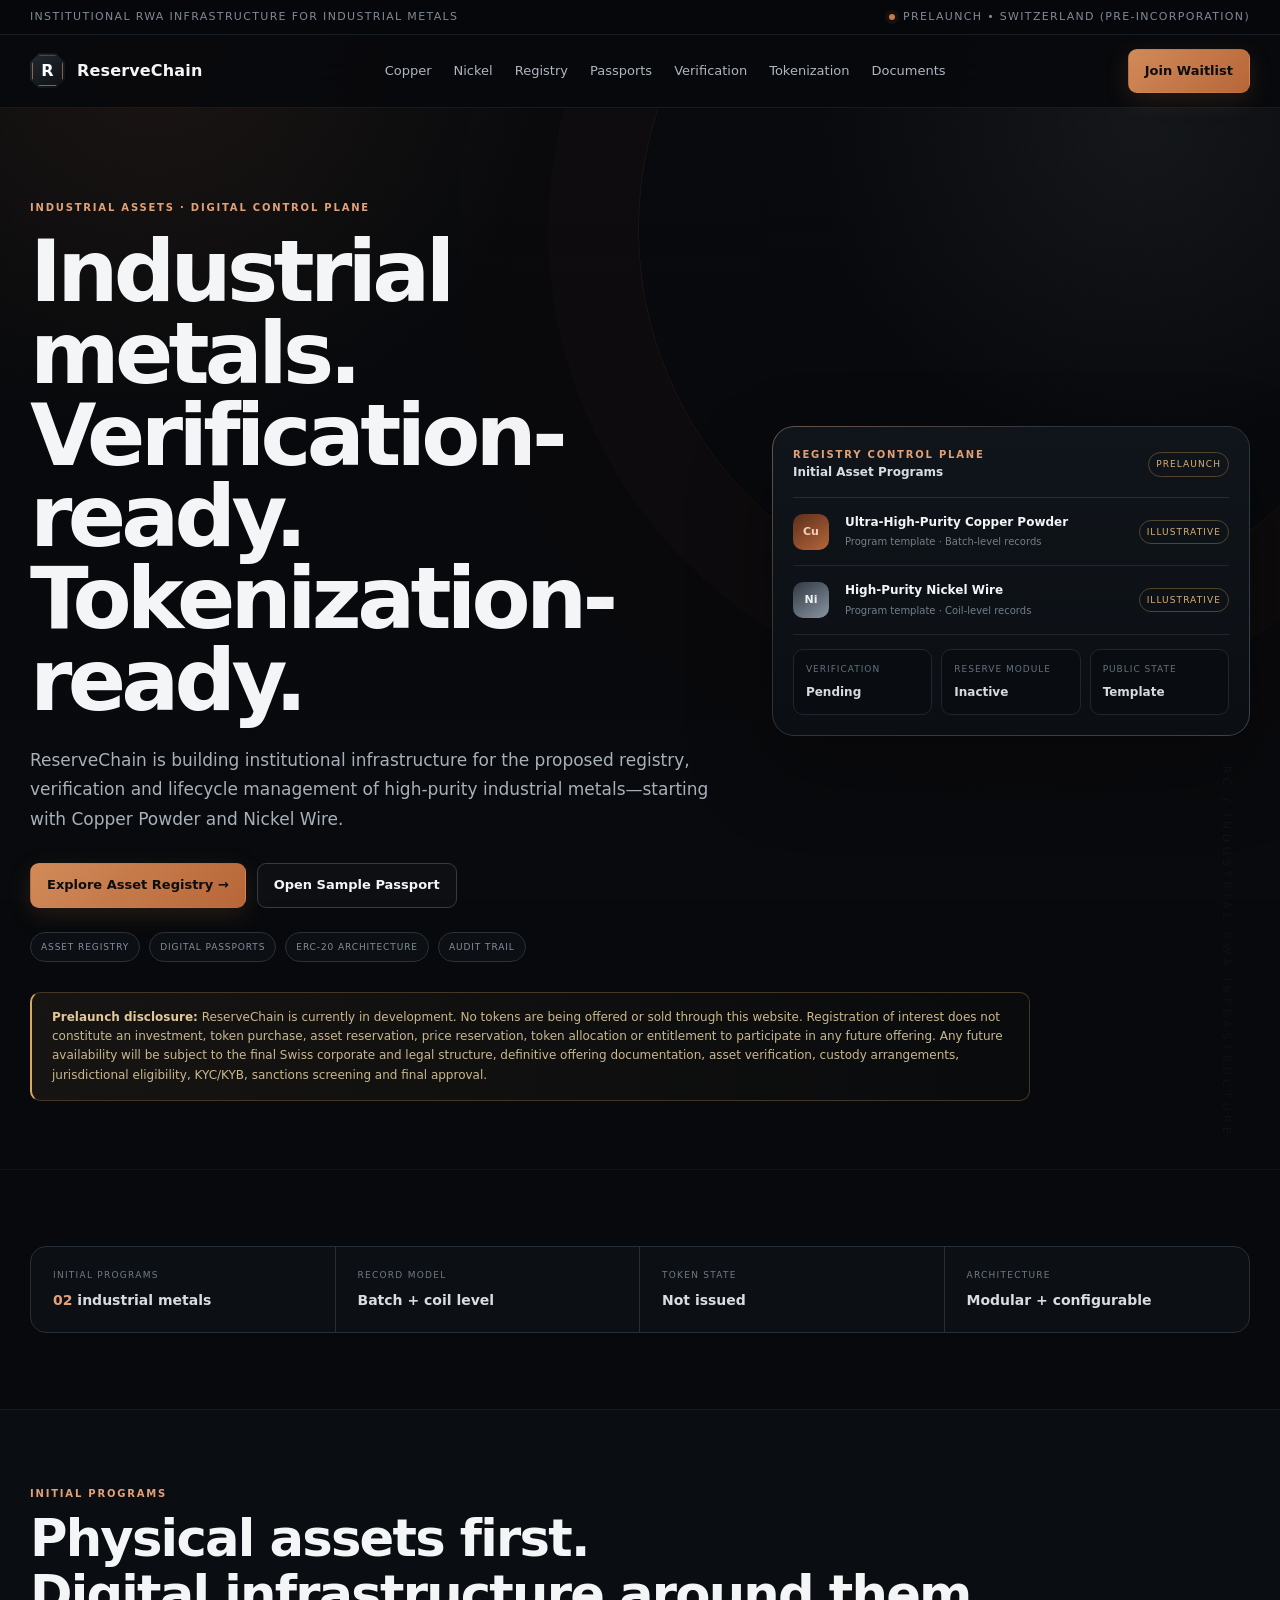
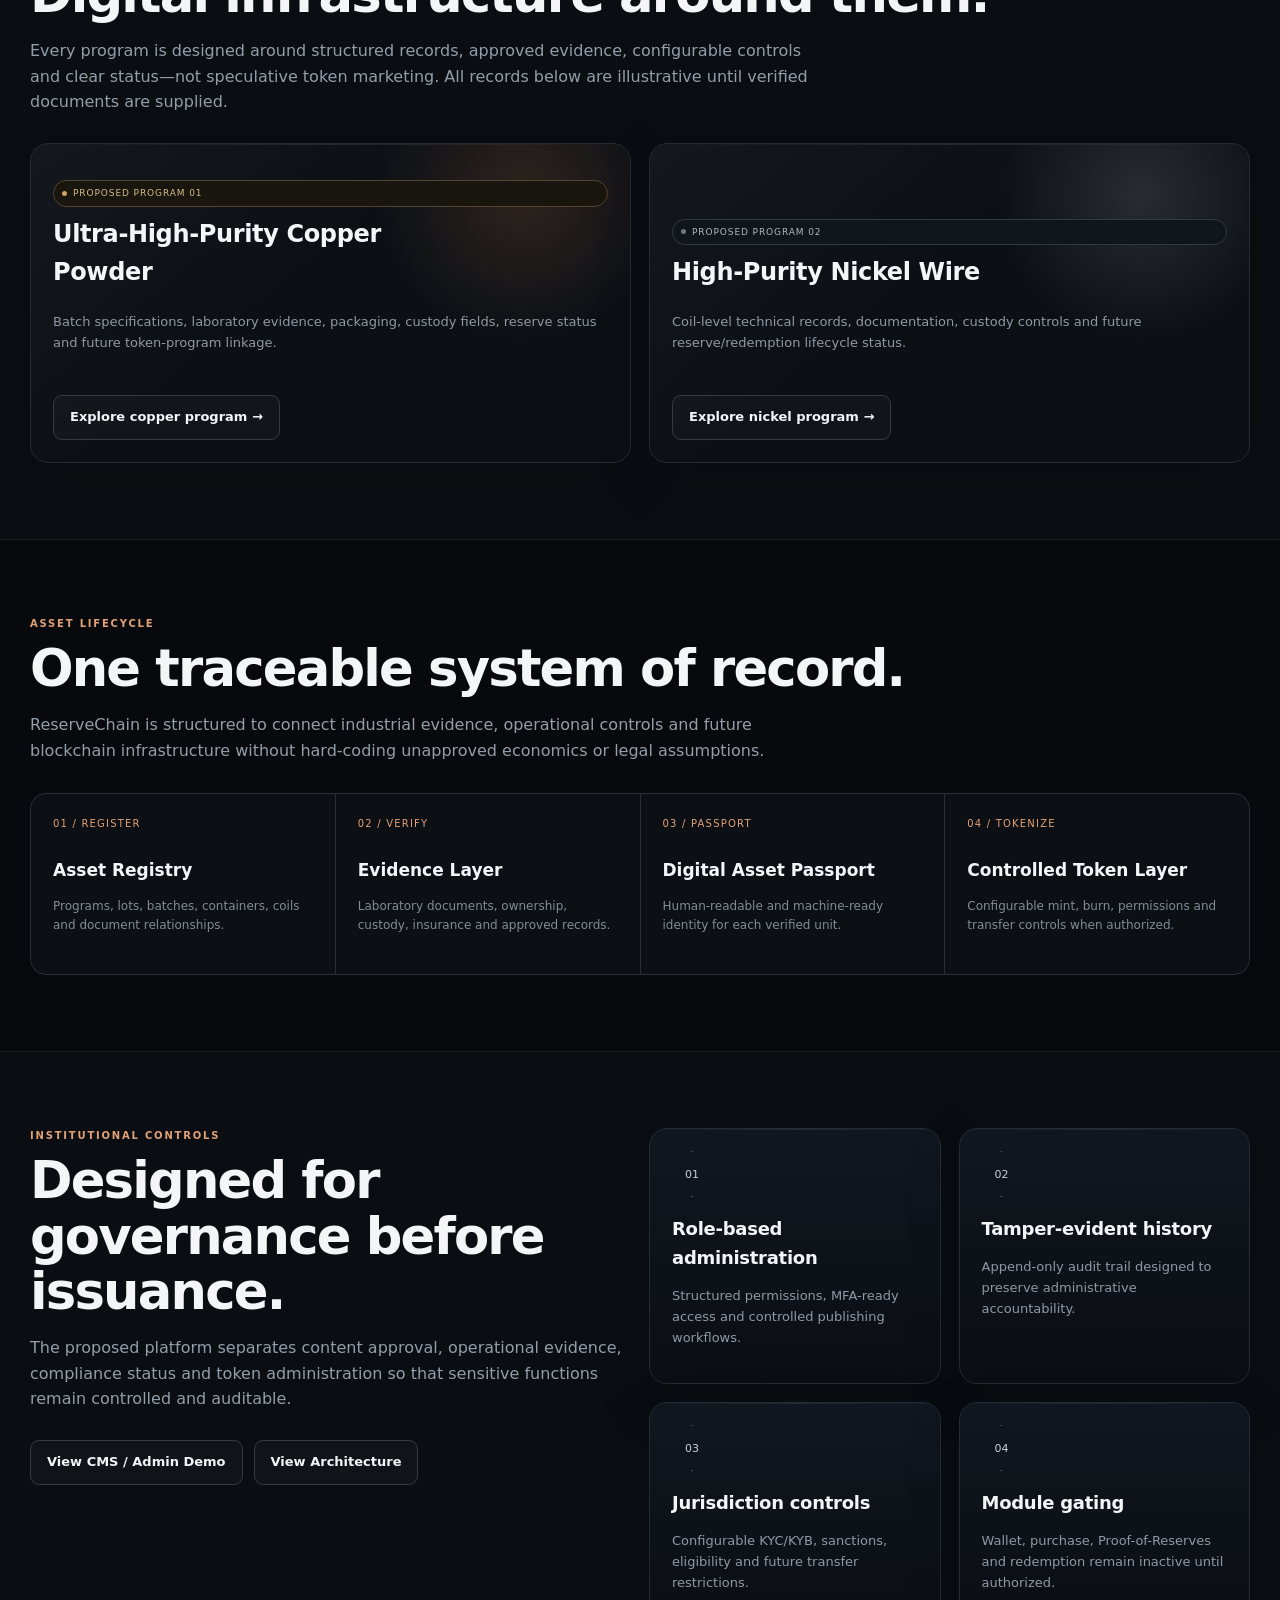
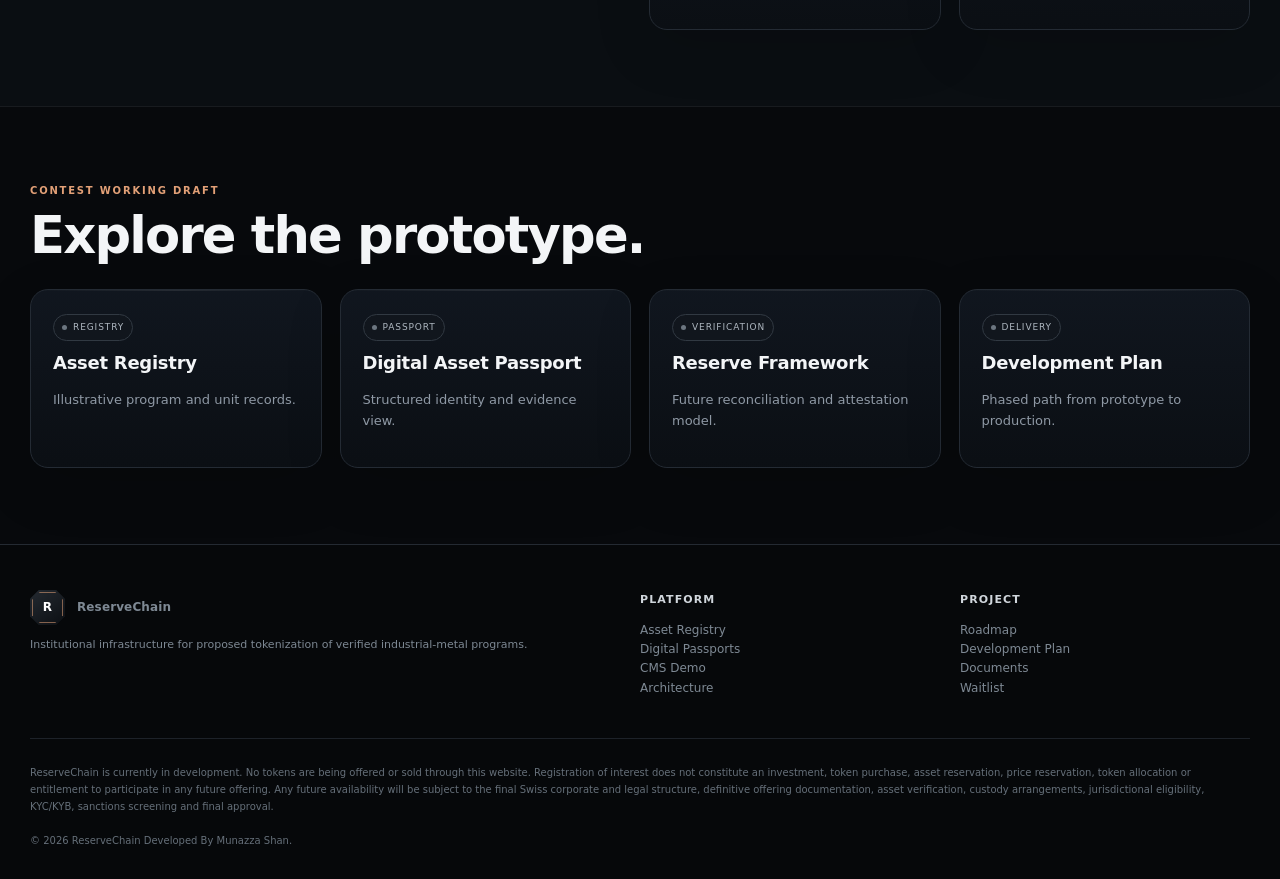
<file: index.html>
<!doctype html>
<html lang="en">
<head>
<meta charset="utf-8"><meta name="viewport" content="width=device-width,initial-scale=1">
<title>ReserveChain | Institutional Industrial-Metal RWA Infrastructure</title>
<meta name="description" content="ReserveChain institutional industrial-metal tokenization platform prototype for verified Copper Powder and Nickel Wire programs.">
<link rel="stylesheet" href="style.css"></head>
<body>
<div class="topbar"><div class="container"><span>Institutional RWA infrastructure for industrial metals</span><span>Prelaunch • Switzerland (pre-incorporation)</span></div></div>
<nav class="nav"><div class="container navin"><a class="brand" href="index.html"><span class="mark">R</span><span>ReserveChain</span></a><div class="links"><a href="copper.html">Copper</a><a href="nickel.html">Nickel</a><a href="registry.html">Registry</a><a href="passport.html">Passports</a><a href="verification.html">Verification</a><a href="tokenization.html">Tokenization</a><a href="documents.html">Documents</a></div><a class="btn primary" href="waitlist.html">Join Waitlist</a></div></nav>
<header class="hero"><div class="container hero-split"><div><div class="eyebrow">Industrial assets · Digital control plane</div><h1>Industrial metals.<br>Verification-ready.<br>Tokenization-ready.</h1><p>ReserveChain is building institutional infrastructure for the proposed registry, verification and lifecycle management of high-purity industrial metals—starting with Copper Powder and Nickel Wire.</p><div class="actions"><a class="btn primary" href="registry.html">Explore Asset Registry →</a><a class="btn ghost" href="passport.html">Open Sample Passport</a></div><div class="feature-strip"><span class="feature-pill">Asset Registry</span><span class="feature-pill">Digital Passports</span><span class="feature-pill">ERC-20 Architecture</span><span class="feature-pill">Audit Trail</span></div></div>
<div class="hero-panel"><div class="panel-top"><div><div class="eyebrow">Registry control plane</div><div class="panel-title">Initial Asset Programs</div></div><span class="asset-status">Prelaunch</span></div><div class="asset-row"><div class="asset-icon cu">Cu</div><div><div class="asset-name">Ultra-High-Purity Copper Powder</div><div class="asset-sub">Program template · Batch-level records</div></div><span class="asset-status">Illustrative</span></div><div class="asset-row"><div class="asset-icon ni">Ni</div><div><div class="asset-name">High-Purity Nickel Wire</div><div class="asset-sub">Program template · Coil-level records</div></div><span class="asset-status">Illustrative</span></div><div class="data-grid"><div class="data-box"><span>Verification</span><strong>Pending</strong></div><div class="data-box"><span>Reserve module</span><strong>Inactive</strong></div><div class="data-box"><span>Public state</span><strong>Template</strong></div></div></div></div>
<div class="container"><div class="notice"><strong>Prelaunch disclosure:</strong> ReserveChain is currently in development. No tokens are being offered or sold through this website. Registration of interest does not constitute an investment, token purchase, asset reservation, price reservation, token allocation or entitlement to participate in any future offering. Any future availability will be subject to the final Swiss corporate and legal structure, definitive offering documentation, asset verification, custody arrangements, jurisdictional eligibility, KYC/KYB, sanctions screening and final approval.</div></div></header>
<section class="section"><div class="container"><div class="metrics-band"><div class="metric"><span>Initial programs</span><strong><em>02</em> industrial metals</strong></div><div class="metric"><span>Record model</span><strong>Batch + coil level</strong></div><div class="metric"><span>Token state</span><strong>Not issued</strong></div><div class="metric"><span>Architecture</span><strong>Modular + configurable</strong></div></div></div></section>
<section class="section alt"><div class="container"><div class="eyebrow">Initial programs</div><h2>Physical assets first.<br>Digital infrastructure around them.</h2><p class="lead">Every program is designed around structured records, approved evidence, configurable controls and clear status—not speculative token marketing. All records below are illustrative until verified documents are supplied.</p><div class="grid g2" style="margin-top:28px"><a class="card metal" href="copper.html"><span class="tag warn">Proposed Program 01</span><h3>Ultra-High-Purity Copper Powder</h3><p>Batch specifications, laboratory evidence, packaging, custody fields, reserve status and future token-program linkage.</p><div class="actions"><span class="btn ghost">Explore copper program →</span></div></a><a class="card metal" href="nickel.html"><span class="tag">Proposed Program 02</span><h3>High-Purity Nickel Wire</h3><p>Coil-level technical records, documentation, custody controls and future reserve/redemption lifecycle status.</p><div class="actions"><span class="btn ghost">Explore nickel program →</span></div></a></div></div></section>
<section class="section"><div class="container"><div class="eyebrow">Asset lifecycle</div><h2>One traceable system of record.</h2><p class="lead">ReserveChain is structured to connect industrial evidence, operational controls and future blockchain infrastructure without hard-coding unapproved economics or legal assumptions.</p><div class="process-line" style="margin-top:30px"><div class="process-item"><div class="process-num">01 / REGISTER</div><h3>Asset Registry</h3><p>Programs, lots, batches, containers, coils and document relationships.</p></div><div class="process-item"><div class="process-num">02 / VERIFY</div><h3>Evidence Layer</h3><p>Laboratory documents, ownership, custody, insurance and approved records.</p></div><div class="process-item"><div class="process-num">03 / PASSPORT</div><h3>Digital Asset Passport</h3><p>Human-readable and machine-ready identity for each verified unit.</p></div><div class="process-item"><div class="process-num">04 / TOKENIZE</div><h3>Controlled Token Layer</h3><p>Configurable mint, burn, permissions and transfer controls when authorized.</p></div></div></div></section>
<section class="section alt"><div class="container grid g2"><div><div class="eyebrow">Institutional controls</div><h2>Designed for governance before issuance.</h2><p class="lead">The proposed platform separates content approval, operational evidence, compliance status and token administration so that sensitive functions remain controlled and auditable.</p><div class="actions"><a class="btn ghost" href="admin.html">View CMS / Admin Demo</a><a class="btn ghost" href="architecture.html">View Architecture</a></div></div><div class="grid g2"><div class="card"><div class="shield">01</div><h3>Role-based administration</h3><p>Structured permissions, MFA-ready access and controlled publishing workflows.</p></div><div class="card"><div class="shield">02</div><h3>Tamper-evident history</h3><p>Append-only audit trail designed to preserve administrative accountability.</p></div><div class="card"><div class="shield">03</div><h3>Jurisdiction controls</h3><p>Configurable KYC/KYB, sanctions, eligibility and future transfer restrictions.</p></div><div class="card"><div class="shield">04</div><h3>Module gating</h3><p>Wallet, purchase, Proof-of-Reserves and redemption remain inactive until authorized.</p></div></div></div></section>
<section class="section"><div class="container"><div class="eyebrow">Contest working draft</div><h2>Explore the prototype.</h2><div class="grid g4" style="margin-top:26px"><a class="card" href="registry.html"><span class="tag">Registry</span><h3>Asset Registry</h3><p>Illustrative program and unit records.</p></a><a class="card" href="passport.html"><span class="tag">Passport</span><h3>Digital Asset Passport</h3><p>Structured identity and evidence view.</p></a><a class="card" href="verification.html"><span class="tag">Verification</span><h3>Reserve Framework</h3><p>Future reconciliation and attestation model.</p></a><a class="card" href="schedule.html"><span class="tag">Delivery</span><h3>Development Plan</h3><p>Phased path from prototype to production.</p></a></div></div></section>
<footer class="footer"><div class="container footergrid"><div><div class="brand"><span class="mark">R</span><span>ReserveChain</span></div><p class="small">Institutional infrastructure for proposed tokenization of verified industrial-metal programs.</p></div><div><strong>Platform</strong><p><a href="registry.html">Asset Registry</a><br><a href="passport.html">Digital Passports</a><br><a href="admin.html">CMS Demo</a><br><a href="architecture.html">Architecture</a></p></div><div><strong>Project</strong><p><a href="roadmap.html">Roadmap</a><br><a href="schedule.html">Development Plan</a><br><a href="documents.html">Documents</a><br><a href="waitlist.html">Waitlist</a></p></div></div><div class="container legal" style="margin-top:28px">ReserveChain is currently in development. No tokens are being offered or sold through this website. Registration of interest does not constitute an investment, token purchase, asset reservation, price reservation, token allocation or entitlement to participate in any future offering. Any future availability will be subject to the final Swiss corporate and legal structure, definitive offering documentation, asset verification, custody arrangements, jurisdictional eligibility, KYC/KYB, sanctions screening and final approval.<br><br>© <span id="year"></span> ReserveChain Developed By Munazza Shan.</div></footer>
<script src="app.js"></script>
</body></html>
</file>
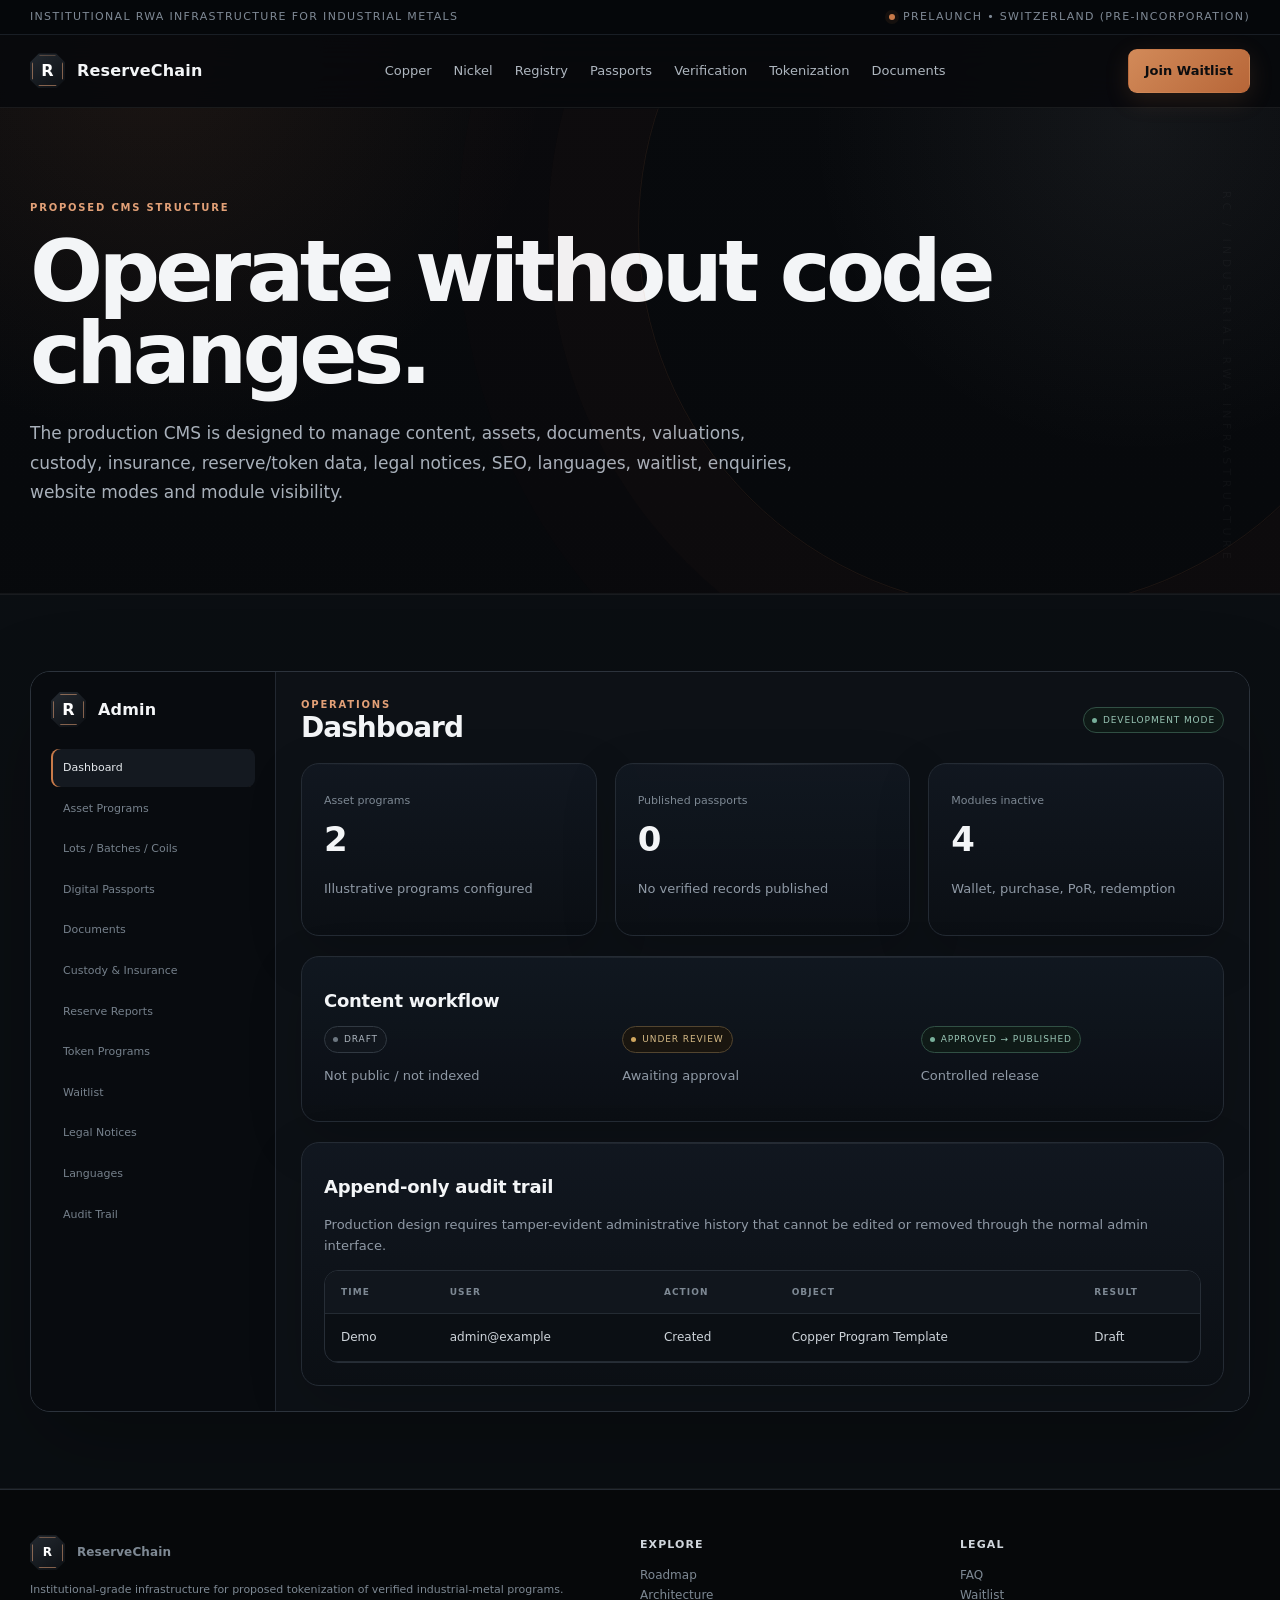
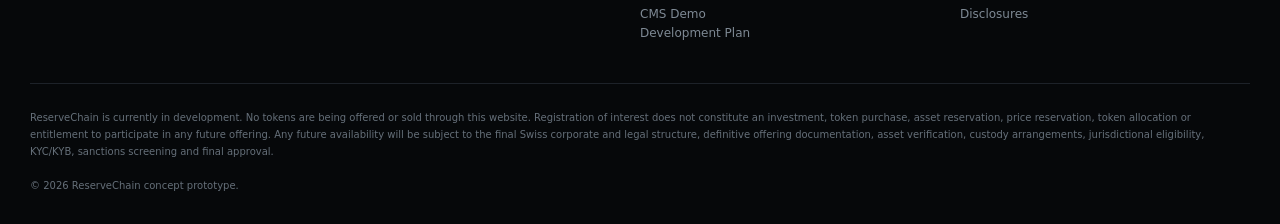
<file: admin.html>
<!doctype html><html lang="en"><head><meta charset="utf-8"><meta name="viewport" content="width=device-width,initial-scale=1"><title>CMS / Admin Demo | ReserveChain</title><meta name="description" content="ReserveChain institutional industrial-metal tokenization platform prototype"><link rel="stylesheet" href="style.css"></head><body><div class="topbar"><div class="container"><span>Institutional RWA infrastructure for industrial metals</span><span>Prelaunch • Switzerland (pre-incorporation)</span></div></div><nav class="nav"><div class="container navin"><a class="brand" href="index.html"><span class="mark">R</span><span>ReserveChain</span></a><div class="links"><a href="copper.html">Copper</a><a href="nickel.html">Nickel</a><a href="registry.html">Registry</a><a href="passport.html">Passports</a><a href="verification.html">Verification</a><a href="tokenization.html">Tokenization</a><a href="documents.html">Documents</a></div><a class="btn primary" href="waitlist.html">Join Waitlist</a></div></nav><header class="hero"><div class="container"><div class="eyebrow">Proposed CMS structure</div><h1>Operate without code changes.</h1><p>The production CMS is designed to manage content, assets, documents, valuations, custody, insurance, reserve/token data, legal notices, SEO, languages, waitlist, enquiries, website modes and module visibility.</p></div></header><section class="section alt"><div class="container"><div class="admin-shell"><aside class="sidebar"><div class="brand" style="margin-bottom:22px"><span class="mark">R</span><span>Admin</span></div><a class="active">Dashboard</a><a>Asset Programs</a><a>Lots / Batches / Coils</a><a>Digital Passports</a><a>Documents</a><a>Custody & Insurance</a><a>Reserve Reports</a><a>Token Programs</a><a>Waitlist</a><a>Legal Notices</a><a>Languages</a><a>Audit Trail</a></aside><main class="adminmain"><div class="adminbar"><div><div class="eyebrow">Operations</div><h2 style="margin:0;font-size:28px">Dashboard</h2></div><span class="tag green">Development mode</span></div><div class="grid g3"><div class="card"><span class="small">Asset programs</span><div class="kpi">2</div><p>Illustrative programs configured</p></div><div class="card"><span class="small">Published passports</span><div class="kpi">0</div><p>No verified records published</p></div><div class="card"><span class="small">Modules inactive</span><div class="kpi">4</div><p>Wallet, purchase, PoR, redemption</p></div></div><div class="card" style="margin-top:20px"><h3>Content workflow</h3><div class="grid g3"><div><span class="tag">Draft</span><p class="small">Not public / not indexed</p></div><div><span class="tag warn">Under Review</span><p class="small">Awaiting approval</p></div><div><span class="tag green">Approved → Published</span><p class="small">Controlled release</p></div></div></div><div class="card" style="margin-top:20px"><h3>Append-only audit trail</h3><p>Production design requires tamper-evident administrative history that cannot be edited or removed through the normal admin interface.</p><div class="tablewrap"><table class="table"><thead><tr><th>Time</th><th>User</th><th>Action</th><th>Object</th><th>Result</th></tr></thead><tbody><tr><td>Demo</td><td>admin@example</td><td>Created</td><td>Copper Program Template</td><td>Draft</td></tr></tbody></table></div></div></main></div></div></section><footer class="footer"><div class="container footergrid"><div><div class="brand"><span class="mark">R</span><span>ReserveChain</span></div><p class="small">Institutional-grade infrastructure for proposed tokenization of verified industrial-metal programs.</p></div><div><strong>Explore</strong><p><a href="roadmap.html">Roadmap</a><br><a href="architecture.html">Architecture</a><br><a href="admin.html">CMS Demo</a><br><a href="schedule.html">Development Plan</a></p></div><div><strong>Legal</strong><p><a href="faq.html">FAQ</a><br><a href="waitlist.html">Waitlist</a><br><a href="documents.html">Disclosures</a></p></div></div><div class="container legal" style="margin-top:28px">ReserveChain is currently in development. No tokens are being offered or sold through this website. Registration of interest does not constitute an investment, token purchase, asset reservation, price reservation, token allocation or entitlement to participate in any future offering. Any future availability will be subject to the final Swiss corporate and legal structure, definitive offering documentation, asset verification, custody arrangements, jurisdictional eligibility, KYC/KYB, sanctions screening and final approval.<br><br>© <span id="year"></span> ReserveChain concept prototype.</div></footer><script src="app.js"></script></body></html>
</file>
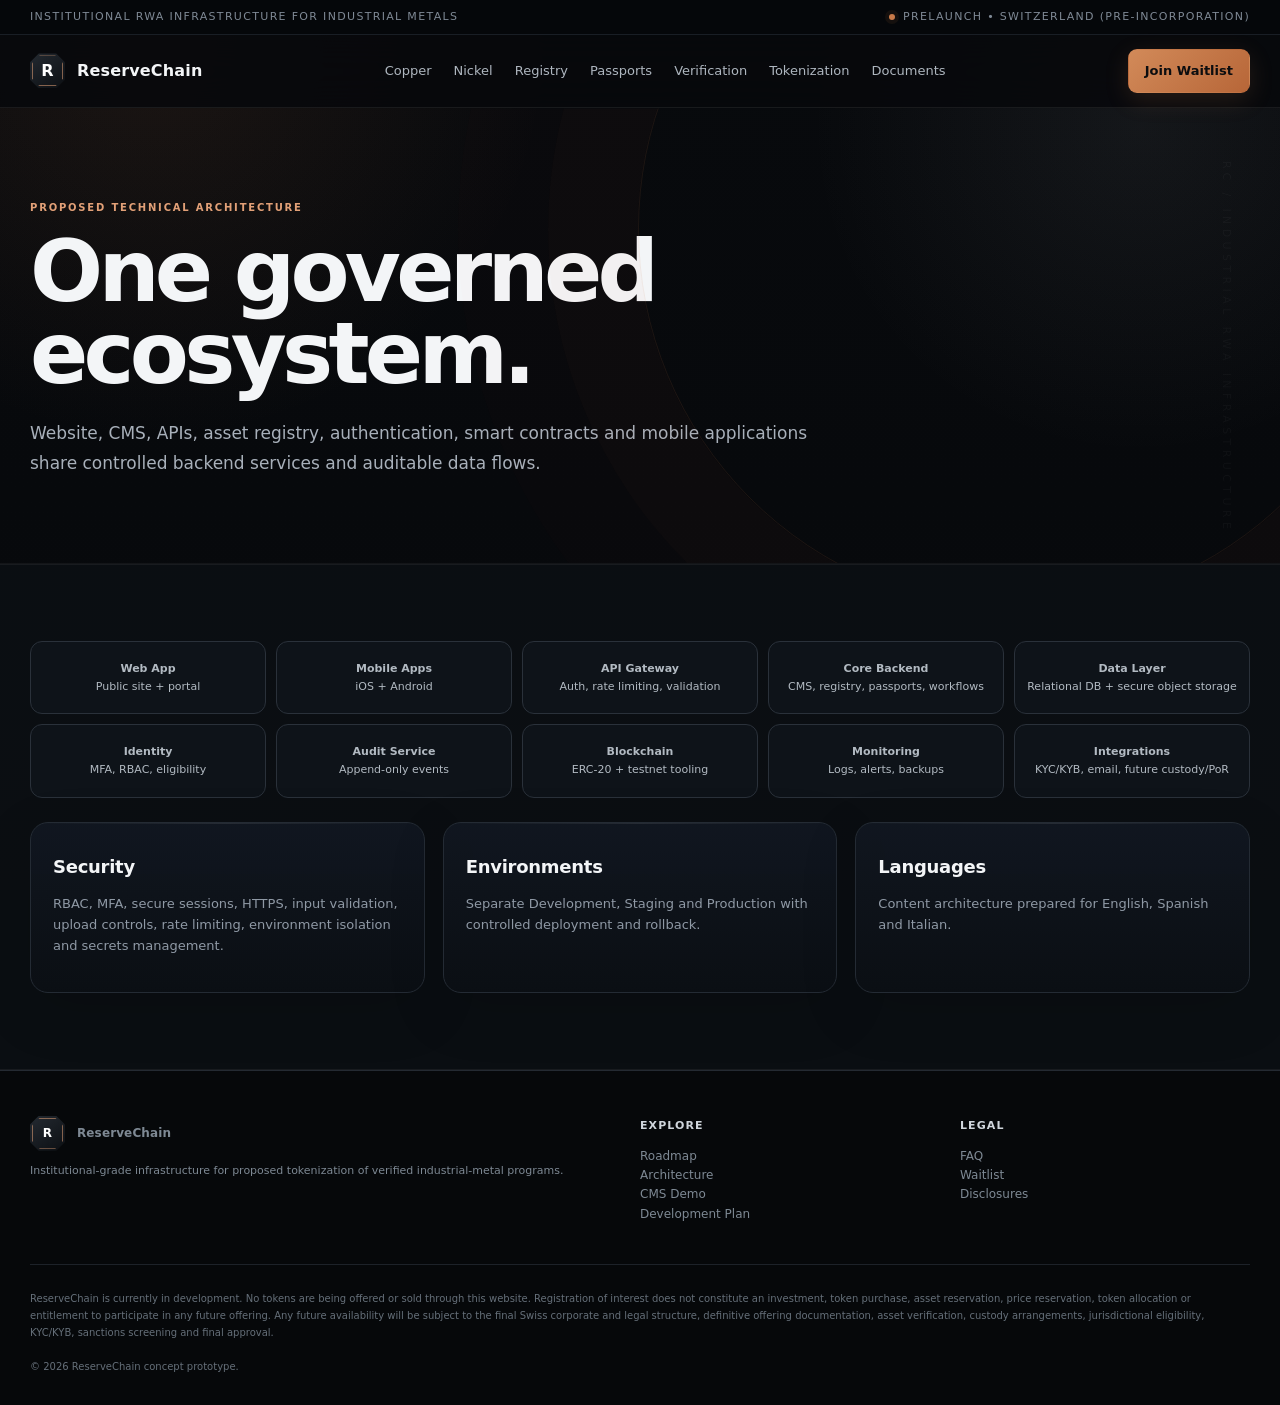
<file: architecture.html>
<!doctype html><html lang="en"><head><meta charset="utf-8"><meta name="viewport" content="width=device-width,initial-scale=1"><title>Technical Architecture | ReserveChain</title><meta name="description" content="ReserveChain institutional industrial-metal tokenization platform prototype"><link rel="stylesheet" href="style.css"></head><body><div class="topbar"><div class="container"><span>Institutional RWA infrastructure for industrial metals</span><span>Prelaunch • Switzerland (pre-incorporation)</span></div></div><nav class="nav"><div class="container navin"><a class="brand" href="index.html"><span class="mark">R</span><span>ReserveChain</span></a><div class="links"><a href="copper.html">Copper</a><a href="nickel.html">Nickel</a><a href="registry.html">Registry</a><a href="passport.html">Passports</a><a href="verification.html">Verification</a><a href="tokenization.html">Tokenization</a><a href="documents.html">Documents</a></div><a class="btn primary" href="waitlist.html">Join Waitlist</a></div></nav><header class="hero"><div class="container"><div class="eyebrow">Proposed technical architecture</div><h1>One governed ecosystem.</h1><p>Website, CMS, APIs, asset registry, authentication, smart contracts and mobile applications share controlled backend services and auditable data flows.</p></div></header><section class="section alt"><div class="container"><div class="arch"><div class="node"><strong>Web App</strong><br>Public site + portal</div><div class="node"><strong>Mobile Apps</strong><br>iOS + Android</div><div class="node"><strong>API Gateway</strong><br>Auth, rate limiting, validation</div><div class="node"><strong>Core Backend</strong><br>CMS, registry, passports, workflows</div><div class="node"><strong>Data Layer</strong><br>Relational DB + secure object storage</div><div class="node"><strong>Identity</strong><br>MFA, RBAC, eligibility</div><div class="node"><strong>Audit Service</strong><br>Append-only events</div><div class="node"><strong>Blockchain</strong><br>ERC-20 + testnet tooling</div><div class="node"><strong>Monitoring</strong><br>Logs, alerts, backups</div><div class="node"><strong>Integrations</strong><br>KYC/KYB, email, future custody/PoR</div></div><div class="grid g3" style="margin-top:24px"><div class="card"><h3>Security</h3><p>RBAC, MFA, secure sessions, HTTPS, input validation, upload controls, rate limiting, environment isolation and secrets management.</p></div><div class="card"><h3>Environments</h3><p>Separate Development, Staging and Production with controlled deployment and rollback.</p></div><div class="card"><h3>Languages</h3><p>Content architecture prepared for English, Spanish and Italian.</p></div></div></div></section><footer class="footer"><div class="container footergrid"><div><div class="brand"><span class="mark">R</span><span>ReserveChain</span></div><p class="small">Institutional-grade infrastructure for proposed tokenization of verified industrial-metal programs.</p></div><div><strong>Explore</strong><p><a href="roadmap.html">Roadmap</a><br><a href="architecture.html">Architecture</a><br><a href="admin.html">CMS Demo</a><br><a href="schedule.html">Development Plan</a></p></div><div><strong>Legal</strong><p><a href="faq.html">FAQ</a><br><a href="waitlist.html">Waitlist</a><br><a href="documents.html">Disclosures</a></p></div></div><div class="container legal" style="margin-top:28px">ReserveChain is currently in development. No tokens are being offered or sold through this website. Registration of interest does not constitute an investment, token purchase, asset reservation, price reservation, token allocation or entitlement to participate in any future offering. Any future availability will be subject to the final Swiss corporate and legal structure, definitive offering documentation, asset verification, custody arrangements, jurisdictional eligibility, KYC/KYB, sanctions screening and final approval.<br><br>© <span id="year"></span> ReserveChain concept prototype.</div></footer><script src="app.js"></script></body></html>
</file>
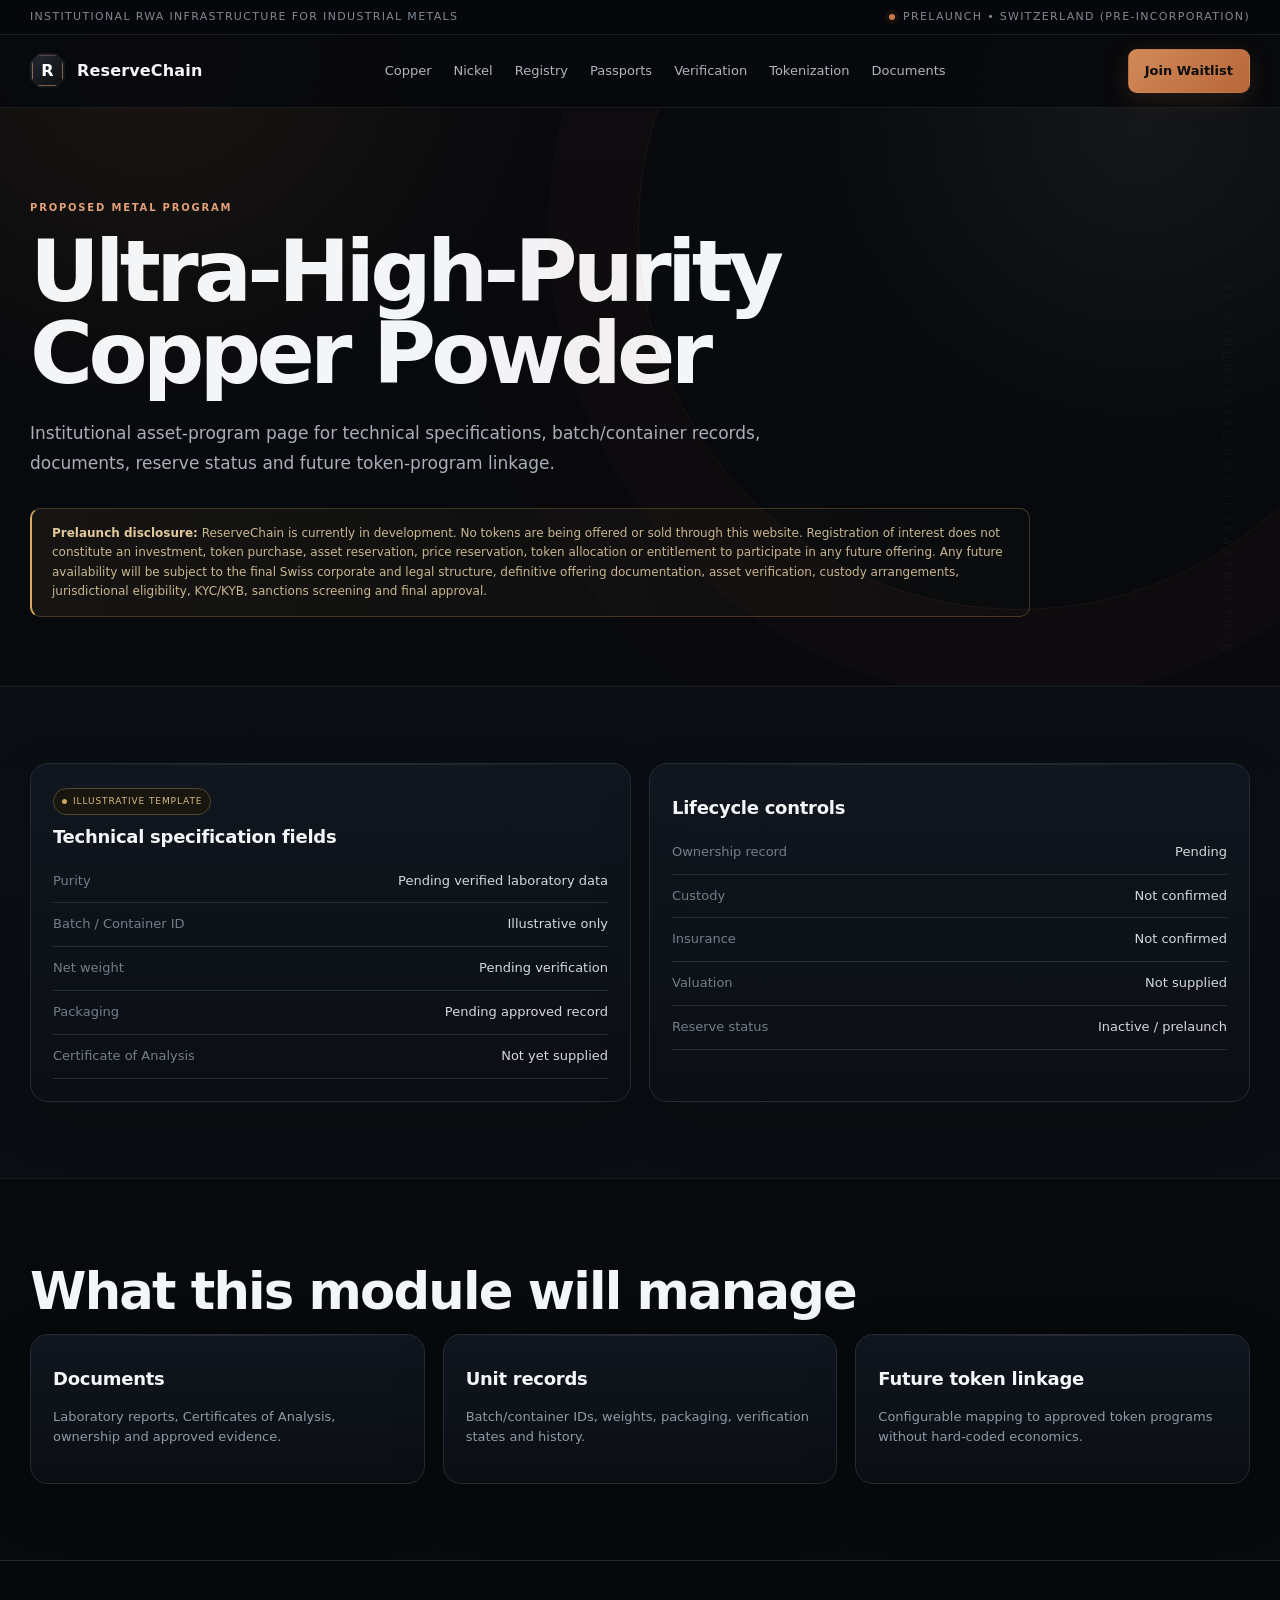
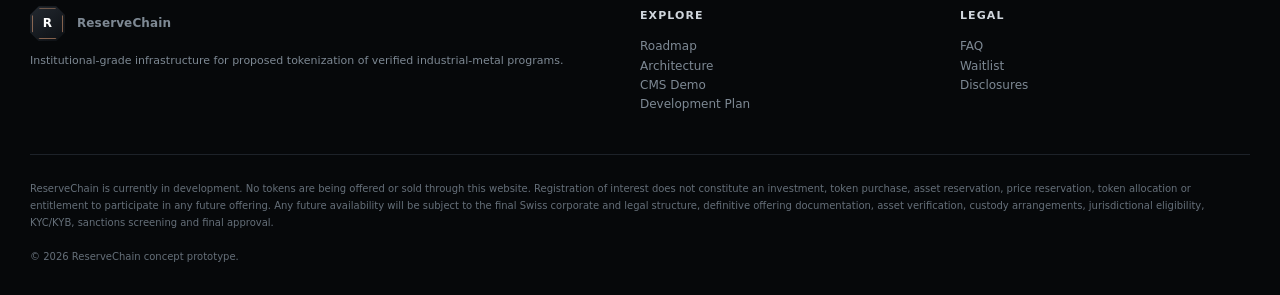
<file: copper.html>
<!doctype html><html lang="en"><head><meta charset="utf-8"><meta name="viewport" content="width=device-width,initial-scale=1"><title>Ultra-High-Purity Copper Powder | ReserveChain</title><meta name="description" content="ReserveChain institutional industrial-metal tokenization platform prototype"><link rel="stylesheet" href="style.css"></head><body><div class="topbar"><div class="container"><span>Institutional RWA infrastructure for industrial metals</span><span>Prelaunch • Switzerland (pre-incorporation)</span></div></div><nav class="nav"><div class="container navin"><a class="brand" href="index.html"><span class="mark">R</span><span>ReserveChain</span></a><div class="links"><a href="copper.html">Copper</a><a href="nickel.html">Nickel</a><a href="registry.html">Registry</a><a href="passport.html">Passports</a><a href="verification.html">Verification</a><a href="tokenization.html">Tokenization</a><a href="documents.html">Documents</a></div><a class="btn primary" href="waitlist.html">Join Waitlist</a></div></nav><header class="hero"><div class="container"><div class="eyebrow">Proposed metal program</div><h1>Ultra-High-Purity Copper Powder</h1><p>Institutional asset-program page for technical specifications, batch/container records, documents, reserve status and future token-program linkage.</p><div class="notice"><strong>Prelaunch disclosure:</strong> ReserveChain is currently in development. No tokens are being offered or sold through this website. Registration of interest does not constitute an investment, token purchase, asset reservation, price reservation, token allocation or entitlement to participate in any future offering. Any future availability will be subject to the final Swiss corporate and legal structure, definitive offering documentation, asset verification, custody arrangements, jurisdictional eligibility, KYC/KYB, sanctions screening and final approval.</div></div></header><section class="section alt"><div class="container grid g2"><div class="card"><span class="tag warn">Illustrative template</span><h3>Technical specification fields</h3><div class="spec"><span>Purity</span><span>Pending verified laboratory data</span></div><div class="spec"><span>Batch / Container ID</span><span>Illustrative only</span></div><div class="spec"><span>Net weight</span><span>Pending verification</span></div><div class="spec"><span>Packaging</span><span>Pending approved record</span></div><div class="spec"><span>Certificate of Analysis</span><span>Not yet supplied</span></div></div><div class="card"><h3>Lifecycle controls</h3><div class="spec"><span>Ownership record</span><span>Pending</span></div><div class="spec"><span>Custody</span><span>Not confirmed</span></div><div class="spec"><span>Insurance</span><span>Not confirmed</span></div><div class="spec"><span>Valuation</span><span>Not supplied</span></div><div class="spec"><span>Reserve status</span><span>Inactive / prelaunch</span></div></div></div></section><section class="section"><div class="container"><h2>What this module will manage</h2><div class="grid g3"><div class="card"><h3>Documents</h3><p>Laboratory reports, Certificates of Analysis, ownership and approved evidence.</p></div><div class="card"><h3>Unit records</h3><p>Batch/container IDs, weights, packaging, verification states and history.</p></div><div class="card"><h3>Future token linkage</h3><p>Configurable mapping to approved token programs without hard-coded economics.</p></div></div></div></section><footer class="footer"><div class="container footergrid"><div><div class="brand"><span class="mark">R</span><span>ReserveChain</span></div><p class="small">Institutional-grade infrastructure for proposed tokenization of verified industrial-metal programs.</p></div><div><strong>Explore</strong><p><a href="roadmap.html">Roadmap</a><br><a href="architecture.html">Architecture</a><br><a href="admin.html">CMS Demo</a><br><a href="schedule.html">Development Plan</a></p></div><div><strong>Legal</strong><p><a href="faq.html">FAQ</a><br><a href="waitlist.html">Waitlist</a><br><a href="documents.html">Disclosures</a></p></div></div><div class="container legal" style="margin-top:28px">ReserveChain is currently in development. No tokens are being offered or sold through this website. Registration of interest does not constitute an investment, token purchase, asset reservation, price reservation, token allocation or entitlement to participate in any future offering. Any future availability will be subject to the final Swiss corporate and legal structure, definitive offering documentation, asset verification, custody arrangements, jurisdictional eligibility, KYC/KYB, sanctions screening and final approval.<br><br>© <span id="year"></span> ReserveChain concept prototype.</div></footer><script src="app.js"></script></body></html>
</file>
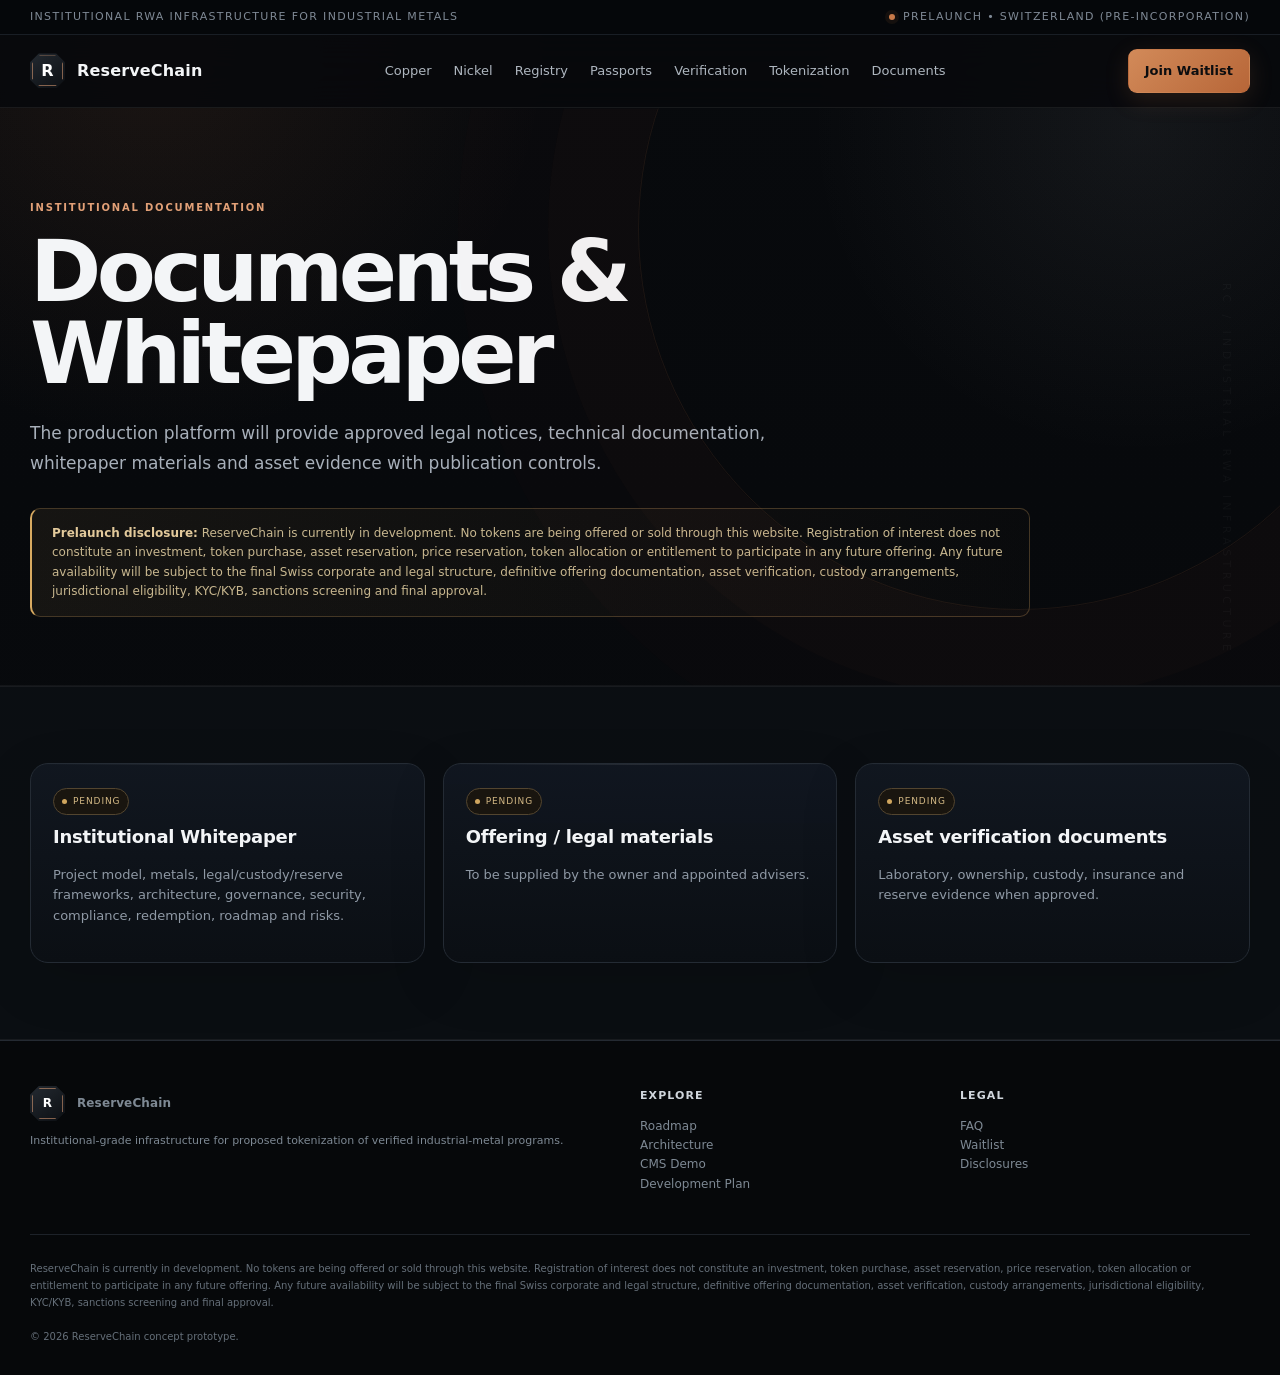
<file: documents.html>
<!doctype html><html lang="en"><head><meta charset="utf-8"><meta name="viewport" content="width=device-width,initial-scale=1"><title>Documents & Whitepaper | ReserveChain</title><meta name="description" content="ReserveChain institutional industrial-metal tokenization platform prototype"><link rel="stylesheet" href="style.css"></head><body><div class="topbar"><div class="container"><span>Institutional RWA infrastructure for industrial metals</span><span>Prelaunch • Switzerland (pre-incorporation)</span></div></div><nav class="nav"><div class="container navin"><a class="brand" href="index.html"><span class="mark">R</span><span>ReserveChain</span></a><div class="links"><a href="copper.html">Copper</a><a href="nickel.html">Nickel</a><a href="registry.html">Registry</a><a href="passport.html">Passports</a><a href="verification.html">Verification</a><a href="tokenization.html">Tokenization</a><a href="documents.html">Documents</a></div><a class="btn primary" href="waitlist.html">Join Waitlist</a></div></nav><header class="hero"><div class="container"><div class="eyebrow">Institutional documentation</div><h1>Documents & Whitepaper</h1><p>The production platform will provide approved legal notices, technical documentation, whitepaper materials and asset evidence with publication controls.</p><div class="notice"><strong>Prelaunch disclosure:</strong> ReserveChain is currently in development. No tokens are being offered or sold through this website. Registration of interest does not constitute an investment, token purchase, asset reservation, price reservation, token allocation or entitlement to participate in any future offering. Any future availability will be subject to the final Swiss corporate and legal structure, definitive offering documentation, asset verification, custody arrangements, jurisdictional eligibility, KYC/KYB, sanctions screening and final approval.</div></div></header><section class="section alt"><div class="container"><div class="grid g3"><div class="card"><span class="tag warn">Pending</span><h3>Institutional Whitepaper</h3><p>Project model, metals, legal/custody/reserve frameworks, architecture, governance, security, compliance, redemption, roadmap and risks.</p></div><div class="card"><span class="tag warn">Pending</span><h3>Offering / legal materials</h3><p>To be supplied by the owner and appointed advisers.</p></div><div class="card"><span class="tag warn">Pending</span><h3>Asset verification documents</h3><p>Laboratory, ownership, custody, insurance and reserve evidence when approved.</p></div></div></div></section><footer class="footer"><div class="container footergrid"><div><div class="brand"><span class="mark">R</span><span>ReserveChain</span></div><p class="small">Institutional-grade infrastructure for proposed tokenization of verified industrial-metal programs.</p></div><div><strong>Explore</strong><p><a href="roadmap.html">Roadmap</a><br><a href="architecture.html">Architecture</a><br><a href="admin.html">CMS Demo</a><br><a href="schedule.html">Development Plan</a></p></div><div><strong>Legal</strong><p><a href="faq.html">FAQ</a><br><a href="waitlist.html">Waitlist</a><br><a href="documents.html">Disclosures</a></p></div></div><div class="container legal" style="margin-top:28px">ReserveChain is currently in development. No tokens are being offered or sold through this website. Registration of interest does not constitute an investment, token purchase, asset reservation, price reservation, token allocation or entitlement to participate in any future offering. Any future availability will be subject to the final Swiss corporate and legal structure, definitive offering documentation, asset verification, custody arrangements, jurisdictional eligibility, KYC/KYB, sanctions screening and final approval.<br><br>© <span id="year"></span> ReserveChain concept prototype.</div></footer><script src="app.js"></script></body></html>
</file>
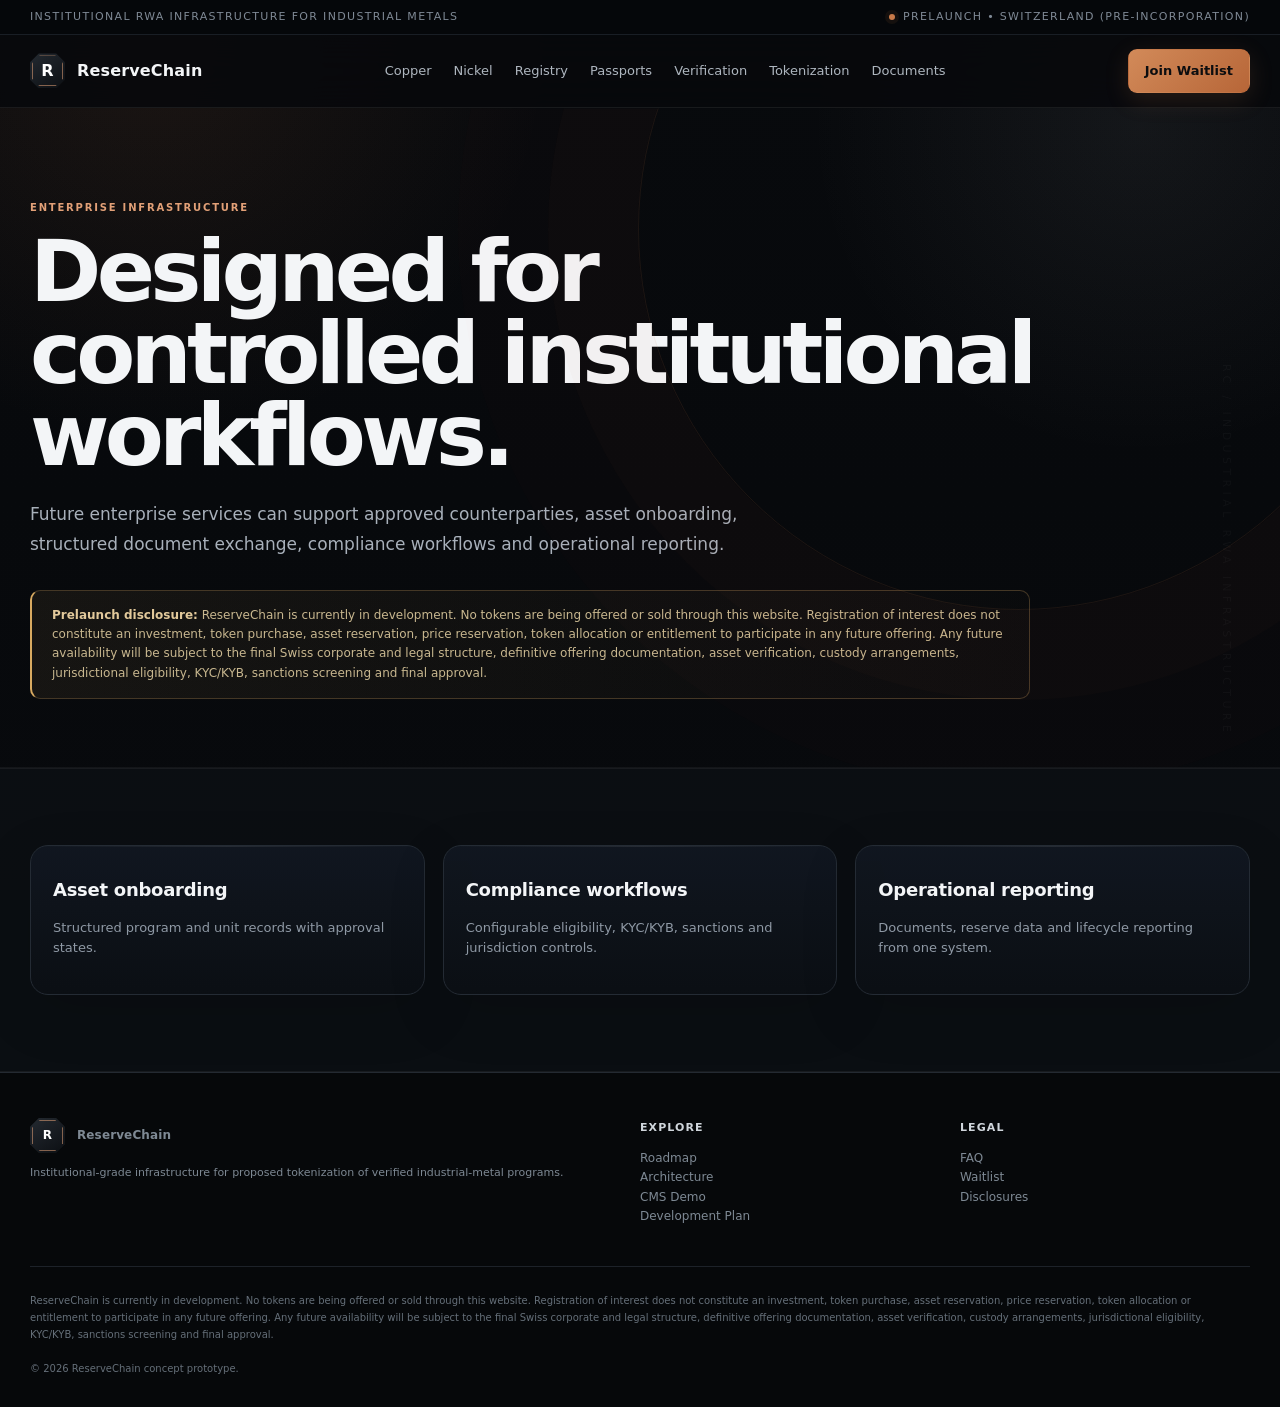
<file: enterprise.html>
<!doctype html><html lang="en"><head><meta charset="utf-8"><meta name="viewport" content="width=device-width,initial-scale=1"><title>Enterprise Services | ReserveChain</title><meta name="description" content="ReserveChain institutional industrial-metal tokenization platform prototype"><link rel="stylesheet" href="style.css"></head><body><div class="topbar"><div class="container"><span>Institutional RWA infrastructure for industrial metals</span><span>Prelaunch • Switzerland (pre-incorporation)</span></div></div><nav class="nav"><div class="container navin"><a class="brand" href="index.html"><span class="mark">R</span><span>ReserveChain</span></a><div class="links"><a href="copper.html">Copper</a><a href="nickel.html">Nickel</a><a href="registry.html">Registry</a><a href="passport.html">Passports</a><a href="verification.html">Verification</a><a href="tokenization.html">Tokenization</a><a href="documents.html">Documents</a></div><a class="btn primary" href="waitlist.html">Join Waitlist</a></div></nav><header class="hero"><div class="container"><div class="eyebrow">Enterprise infrastructure</div><h1>Designed for controlled institutional workflows.</h1><p>Future enterprise services can support approved counterparties, asset onboarding, structured document exchange, compliance workflows and operational reporting.</p><div class="notice"><strong>Prelaunch disclosure:</strong> ReserveChain is currently in development. No tokens are being offered or sold through this website. Registration of interest does not constitute an investment, token purchase, asset reservation, price reservation, token allocation or entitlement to participate in any future offering. Any future availability will be subject to the final Swiss corporate and legal structure, definitive offering documentation, asset verification, custody arrangements, jurisdictional eligibility, KYC/KYB, sanctions screening and final approval.</div></div></header><section class="section alt"><div class="container grid g3"><div class="card"><h3>Asset onboarding</h3><p>Structured program and unit records with approval states.</p></div><div class="card"><h3>Compliance workflows</h3><p>Configurable eligibility, KYC/KYB, sanctions and jurisdiction controls.</p></div><div class="card"><h3>Operational reporting</h3><p>Documents, reserve data and lifecycle reporting from one system.</p></div></div></section><footer class="footer"><div class="container footergrid"><div><div class="brand"><span class="mark">R</span><span>ReserveChain</span></div><p class="small">Institutional-grade infrastructure for proposed tokenization of verified industrial-metal programs.</p></div><div><strong>Explore</strong><p><a href="roadmap.html">Roadmap</a><br><a href="architecture.html">Architecture</a><br><a href="admin.html">CMS Demo</a><br><a href="schedule.html">Development Plan</a></p></div><div><strong>Legal</strong><p><a href="faq.html">FAQ</a><br><a href="waitlist.html">Waitlist</a><br><a href="documents.html">Disclosures</a></p></div></div><div class="container legal" style="margin-top:28px">ReserveChain is currently in development. No tokens are being offered or sold through this website. Registration of interest does not constitute an investment, token purchase, asset reservation, price reservation, token allocation or entitlement to participate in any future offering. Any future availability will be subject to the final Swiss corporate and legal structure, definitive offering documentation, asset verification, custody arrangements, jurisdictional eligibility, KYC/KYB, sanctions screening and final approval.<br><br>© <span id="year"></span> ReserveChain concept prototype.</div></footer><script src="app.js"></script></body></html>
</file>
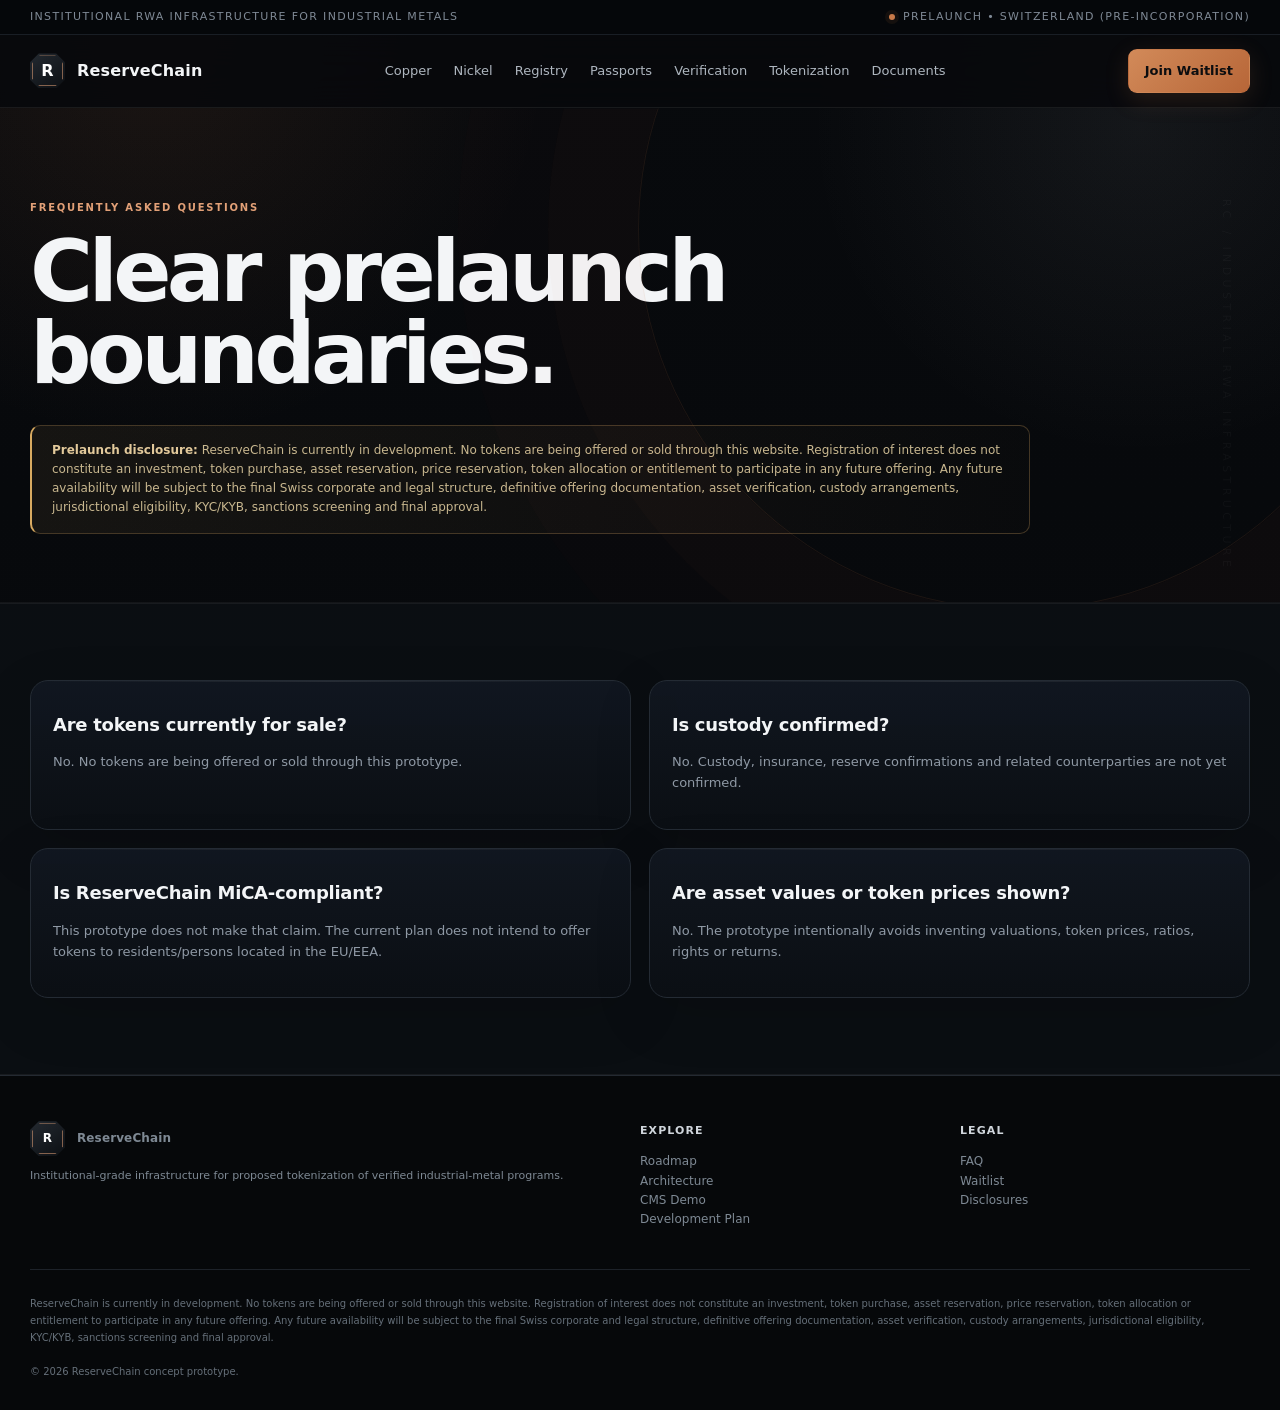
<file: faq.html>
<!doctype html><html lang="en"><head><meta charset="utf-8"><meta name="viewport" content="width=device-width,initial-scale=1"><title>FAQ | ReserveChain</title><meta name="description" content="ReserveChain institutional industrial-metal tokenization platform prototype"><link rel="stylesheet" href="style.css"></head><body><div class="topbar"><div class="container"><span>Institutional RWA infrastructure for industrial metals</span><span>Prelaunch • Switzerland (pre-incorporation)</span></div></div><nav class="nav"><div class="container navin"><a class="brand" href="index.html"><span class="mark">R</span><span>ReserveChain</span></a><div class="links"><a href="copper.html">Copper</a><a href="nickel.html">Nickel</a><a href="registry.html">Registry</a><a href="passport.html">Passports</a><a href="verification.html">Verification</a><a href="tokenization.html">Tokenization</a><a href="documents.html">Documents</a></div><a class="btn primary" href="waitlist.html">Join Waitlist</a></div></nav><header class="hero"><div class="container"><div class="eyebrow">Frequently asked questions</div><h1>Clear prelaunch boundaries.</h1><div class="notice"><strong>Prelaunch disclosure:</strong> ReserveChain is currently in development. No tokens are being offered or sold through this website. Registration of interest does not constitute an investment, token purchase, asset reservation, price reservation, token allocation or entitlement to participate in any future offering. Any future availability will be subject to the final Swiss corporate and legal structure, definitive offering documentation, asset verification, custody arrangements, jurisdictional eligibility, KYC/KYB, sanctions screening and final approval.</div></div></header><section class="section alt"><div class="container grid g2"><div class="card"><h3>Are tokens currently for sale?</h3><p>No. No tokens are being offered or sold through this prototype.</p></div><div class="card"><h3>Is custody confirmed?</h3><p>No. Custody, insurance, reserve confirmations and related counterparties are not yet confirmed.</p></div><div class="card"><h3>Is ReserveChain MiCA-compliant?</h3><p>This prototype does not make that claim. The current plan does not intend to offer tokens to residents/persons located in the EU/EEA.</p></div><div class="card"><h3>Are asset values or token prices shown?</h3><p>No. The prototype intentionally avoids inventing valuations, token prices, ratios, rights or returns.</p></div></div></section><footer class="footer"><div class="container footergrid"><div><div class="brand"><span class="mark">R</span><span>ReserveChain</span></div><p class="small">Institutional-grade infrastructure for proposed tokenization of verified industrial-metal programs.</p></div><div><strong>Explore</strong><p><a href="roadmap.html">Roadmap</a><br><a href="architecture.html">Architecture</a><br><a href="admin.html">CMS Demo</a><br><a href="schedule.html">Development Plan</a></p></div><div><strong>Legal</strong><p><a href="faq.html">FAQ</a><br><a href="waitlist.html">Waitlist</a><br><a href="documents.html">Disclosures</a></p></div></div><div class="container legal" style="margin-top:28px">ReserveChain is currently in development. No tokens are being offered or sold through this website. Registration of interest does not constitute an investment, token purchase, asset reservation, price reservation, token allocation or entitlement to participate in any future offering. Any future availability will be subject to the final Swiss corporate and legal structure, definitive offering documentation, asset verification, custody arrangements, jurisdictional eligibility, KYC/KYB, sanctions screening and final approval.<br><br>© <span id="year"></span> ReserveChain concept prototype.</div></footer><script src="app.js"></script></body></html>
</file>
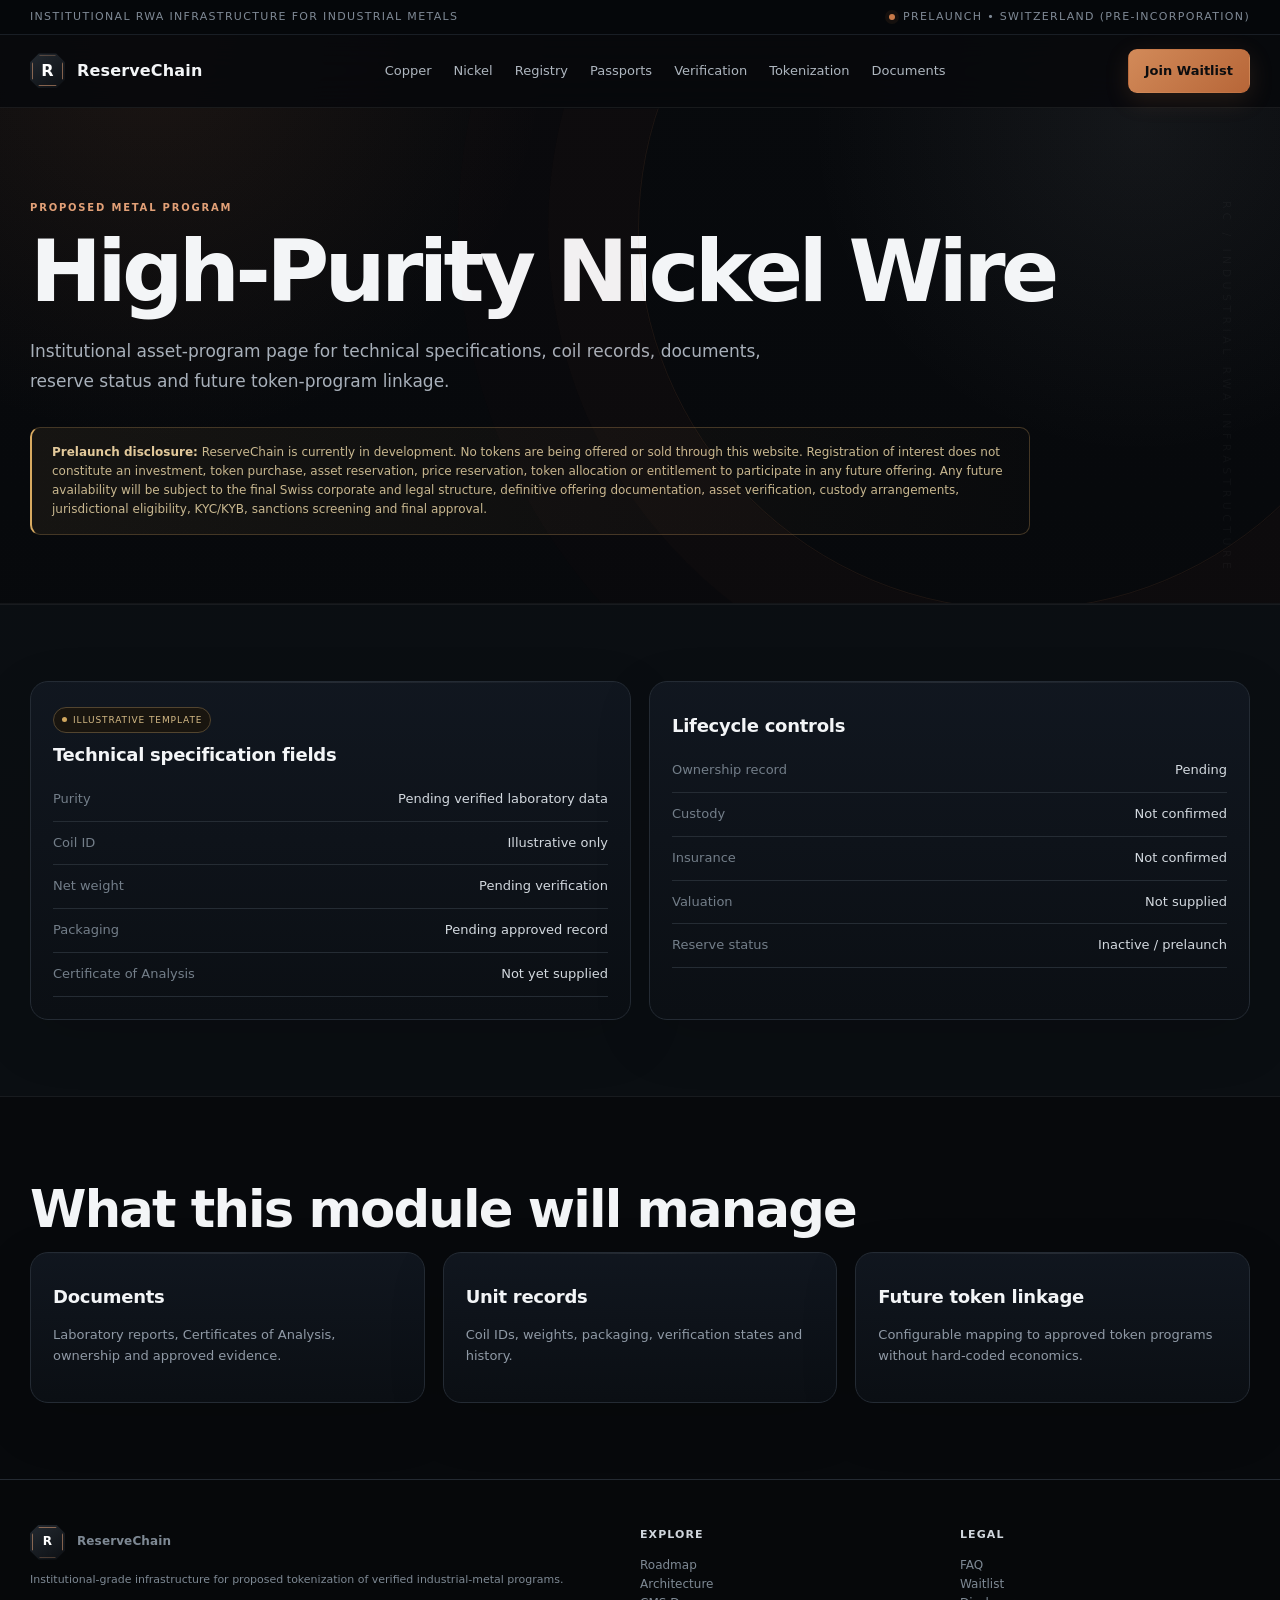
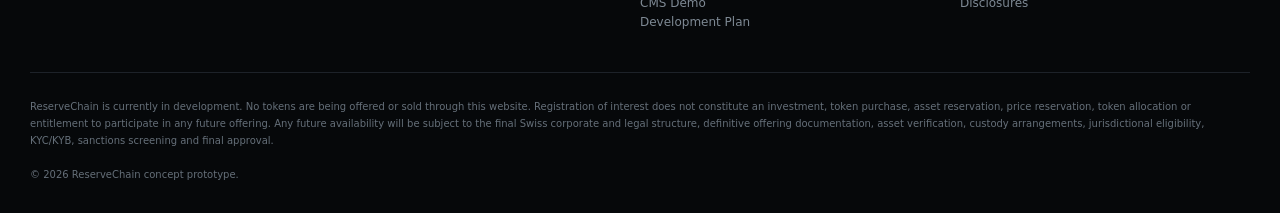
<file: nickel.html>
<!doctype html><html lang="en"><head><meta charset="utf-8"><meta name="viewport" content="width=device-width,initial-scale=1"><title>High-Purity Nickel Wire | ReserveChain</title><meta name="description" content="ReserveChain institutional industrial-metal tokenization platform prototype"><link rel="stylesheet" href="style.css"></head><body><div class="topbar"><div class="container"><span>Institutional RWA infrastructure for industrial metals</span><span>Prelaunch • Switzerland (pre-incorporation)</span></div></div><nav class="nav"><div class="container navin"><a class="brand" href="index.html"><span class="mark">R</span><span>ReserveChain</span></a><div class="links"><a href="copper.html">Copper</a><a href="nickel.html">Nickel</a><a href="registry.html">Registry</a><a href="passport.html">Passports</a><a href="verification.html">Verification</a><a href="tokenization.html">Tokenization</a><a href="documents.html">Documents</a></div><a class="btn primary" href="waitlist.html">Join Waitlist</a></div></nav><header class="hero"><div class="container"><div class="eyebrow">Proposed metal program</div><h1>High-Purity Nickel Wire</h1><p>Institutional asset-program page for technical specifications, coil records, documents, reserve status and future token-program linkage.</p><div class="notice"><strong>Prelaunch disclosure:</strong> ReserveChain is currently in development. No tokens are being offered or sold through this website. Registration of interest does not constitute an investment, token purchase, asset reservation, price reservation, token allocation or entitlement to participate in any future offering. Any future availability will be subject to the final Swiss corporate and legal structure, definitive offering documentation, asset verification, custody arrangements, jurisdictional eligibility, KYC/KYB, sanctions screening and final approval.</div></div></header><section class="section alt"><div class="container grid g2"><div class="card"><span class="tag warn">Illustrative template</span><h3>Technical specification fields</h3><div class="spec"><span>Purity</span><span>Pending verified laboratory data</span></div><div class="spec"><span>Coil ID</span><span>Illustrative only</span></div><div class="spec"><span>Net weight</span><span>Pending verification</span></div><div class="spec"><span>Packaging</span><span>Pending approved record</span></div><div class="spec"><span>Certificate of Analysis</span><span>Not yet supplied</span></div></div><div class="card"><h3>Lifecycle controls</h3><div class="spec"><span>Ownership record</span><span>Pending</span></div><div class="spec"><span>Custody</span><span>Not confirmed</span></div><div class="spec"><span>Insurance</span><span>Not confirmed</span></div><div class="spec"><span>Valuation</span><span>Not supplied</span></div><div class="spec"><span>Reserve status</span><span>Inactive / prelaunch</span></div></div></div></section><section class="section"><div class="container"><h2>What this module will manage</h2><div class="grid g3"><div class="card"><h3>Documents</h3><p>Laboratory reports, Certificates of Analysis, ownership and approved evidence.</p></div><div class="card"><h3>Unit records</h3><p>Coil IDs, weights, packaging, verification states and history.</p></div><div class="card"><h3>Future token linkage</h3><p>Configurable mapping to approved token programs without hard-coded economics.</p></div></div></div></section><footer class="footer"><div class="container footergrid"><div><div class="brand"><span class="mark">R</span><span>ReserveChain</span></div><p class="small">Institutional-grade infrastructure for proposed tokenization of verified industrial-metal programs.</p></div><div><strong>Explore</strong><p><a href="roadmap.html">Roadmap</a><br><a href="architecture.html">Architecture</a><br><a href="admin.html">CMS Demo</a><br><a href="schedule.html">Development Plan</a></p></div><div><strong>Legal</strong><p><a href="faq.html">FAQ</a><br><a href="waitlist.html">Waitlist</a><br><a href="documents.html">Disclosures</a></p></div></div><div class="container legal" style="margin-top:28px">ReserveChain is currently in development. No tokens are being offered or sold through this website. Registration of interest does not constitute an investment, token purchase, asset reservation, price reservation, token allocation or entitlement to participate in any future offering. Any future availability will be subject to the final Swiss corporate and legal structure, definitive offering documentation, asset verification, custody arrangements, jurisdictional eligibility, KYC/KYB, sanctions screening and final approval.<br><br>© <span id="year"></span> ReserveChain concept prototype.</div></footer><script src="app.js"></script></body></html>
</file>
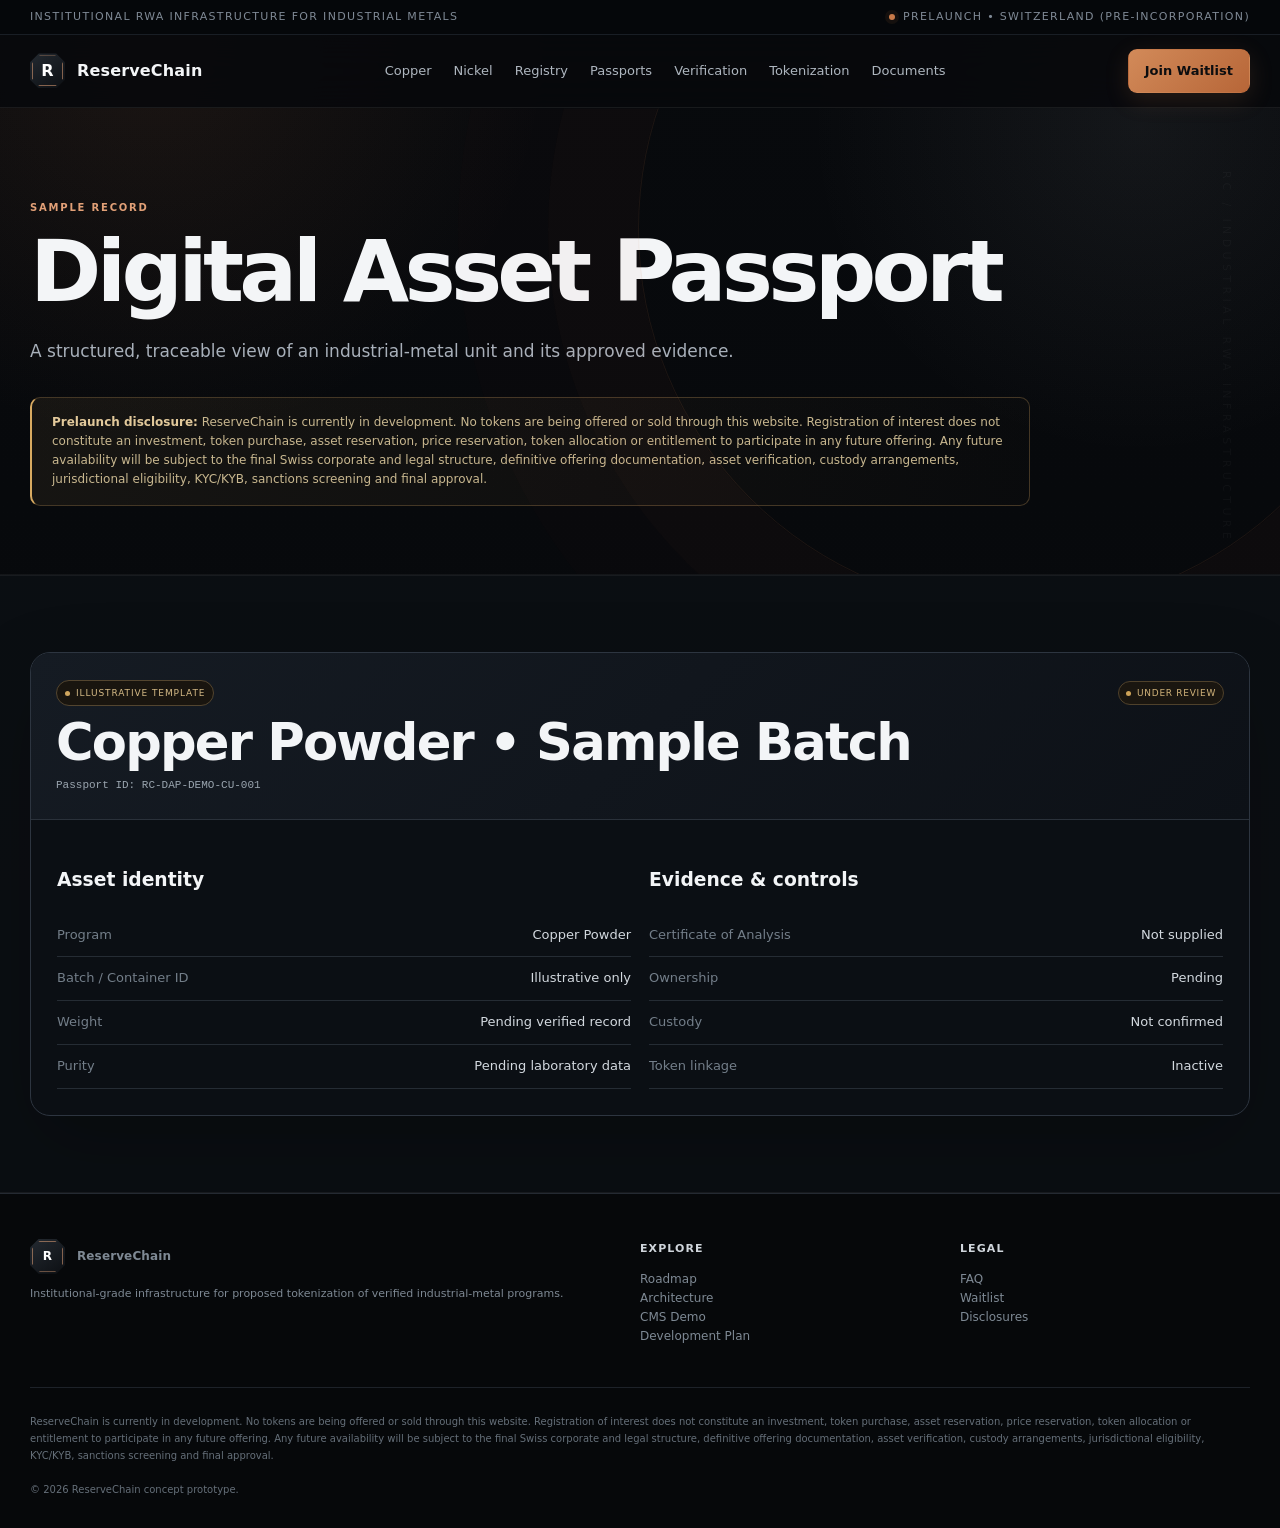
<file: passport.html>
<!doctype html><html lang="en"><head><meta charset="utf-8"><meta name="viewport" content="width=device-width,initial-scale=1"><title>Digital Asset Passport | ReserveChain</title><meta name="description" content="ReserveChain institutional industrial-metal tokenization platform prototype"><link rel="stylesheet" href="style.css"></head><body><div class="topbar"><div class="container"><span>Institutional RWA infrastructure for industrial metals</span><span>Prelaunch • Switzerland (pre-incorporation)</span></div></div><nav class="nav"><div class="container navin"><a class="brand" href="index.html"><span class="mark">R</span><span>ReserveChain</span></a><div class="links"><a href="copper.html">Copper</a><a href="nickel.html">Nickel</a><a href="registry.html">Registry</a><a href="passport.html">Passports</a><a href="verification.html">Verification</a><a href="tokenization.html">Tokenization</a><a href="documents.html">Documents</a></div><a class="btn primary" href="waitlist.html">Join Waitlist</a></div></nav><header class="hero"><div class="container"><div class="eyebrow">Sample record</div><h1>Digital Asset Passport</h1><p>A structured, traceable view of an industrial-metal unit and its approved evidence.</p><div class="notice"><strong>Prelaunch disclosure:</strong> ReserveChain is currently in development. No tokens are being offered or sold through this website. Registration of interest does not constitute an investment, token purchase, asset reservation, price reservation, token allocation or entitlement to participate in any future offering. Any future availability will be subject to the final Swiss corporate and legal structure, definitive offering documentation, asset verification, custody arrangements, jurisdictional eligibility, KYC/KYB, sanctions screening and final approval.</div></div></header><section class="section alt"><div class="container"><div class="passport"><div class="passporthead"><div><span class="tag warn">Illustrative template</span><h2 style="margin-bottom:6px">Copper Powder • Sample Batch</h2><div class="mono">Passport ID: RC-DAP-DEMO-CU-001</div></div><div><span class="status pending">Under Review</span></div></div><div class="passportbody grid g2"><div><h3>Asset identity</h3><div class="spec"><span>Program</span><span>Copper Powder</span></div><div class="spec"><span>Batch / Container ID</span><span>Illustrative only</span></div><div class="spec"><span>Weight</span><span>Pending verified record</span></div><div class="spec"><span>Purity</span><span>Pending laboratory data</span></div></div><div><h3>Evidence & controls</h3><div class="spec"><span>Certificate of Analysis</span><span>Not supplied</span></div><div class="spec"><span>Ownership</span><span>Pending</span></div><div class="spec"><span>Custody</span><span>Not confirmed</span></div><div class="spec"><span>Token linkage</span><span>Inactive</span></div></div></div></div></div></section><footer class="footer"><div class="container footergrid"><div><div class="brand"><span class="mark">R</span><span>ReserveChain</span></div><p class="small">Institutional-grade infrastructure for proposed tokenization of verified industrial-metal programs.</p></div><div><strong>Explore</strong><p><a href="roadmap.html">Roadmap</a><br><a href="architecture.html">Architecture</a><br><a href="admin.html">CMS Demo</a><br><a href="schedule.html">Development Plan</a></p></div><div><strong>Legal</strong><p><a href="faq.html">FAQ</a><br><a href="waitlist.html">Waitlist</a><br><a href="documents.html">Disclosures</a></p></div></div><div class="container legal" style="margin-top:28px">ReserveChain is currently in development. No tokens are being offered or sold through this website. Registration of interest does not constitute an investment, token purchase, asset reservation, price reservation, token allocation or entitlement to participate in any future offering. Any future availability will be subject to the final Swiss corporate and legal structure, definitive offering documentation, asset verification, custody arrangements, jurisdictional eligibility, KYC/KYB, sanctions screening and final approval.<br><br>© <span id="year"></span> ReserveChain concept prototype.</div></footer><script src="app.js"></script></body></html>
</file>
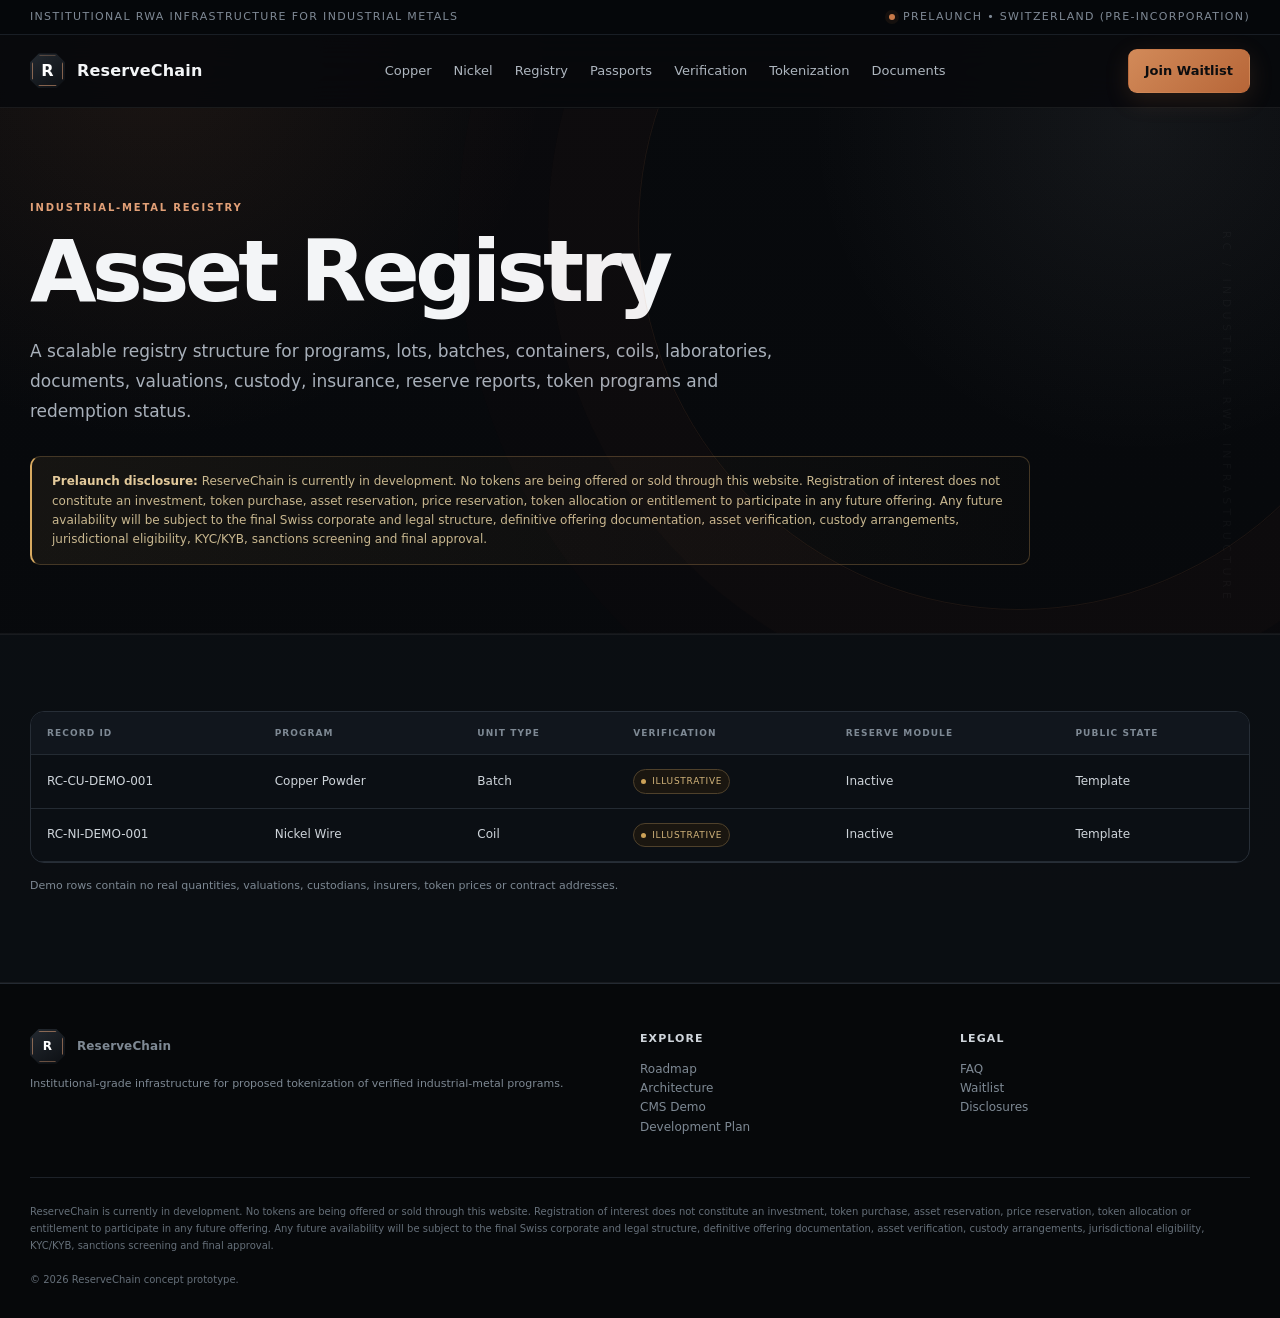
<file: registry.html>
<!doctype html><html lang="en"><head><meta charset="utf-8"><meta name="viewport" content="width=device-width,initial-scale=1"><title>Asset Registry | ReserveChain</title><meta name="description" content="ReserveChain institutional industrial-metal tokenization platform prototype"><link rel="stylesheet" href="style.css"></head><body><div class="topbar"><div class="container"><span>Institutional RWA infrastructure for industrial metals</span><span>Prelaunch • Switzerland (pre-incorporation)</span></div></div><nav class="nav"><div class="container navin"><a class="brand" href="index.html"><span class="mark">R</span><span>ReserveChain</span></a><div class="links"><a href="copper.html">Copper</a><a href="nickel.html">Nickel</a><a href="registry.html">Registry</a><a href="passport.html">Passports</a><a href="verification.html">Verification</a><a href="tokenization.html">Tokenization</a><a href="documents.html">Documents</a></div><a class="btn primary" href="waitlist.html">Join Waitlist</a></div></nav><header class="hero"><div class="container"><div class="eyebrow">Industrial-metal registry</div><h1>Asset Registry</h1><p>A scalable registry structure for programs, lots, batches, containers, coils, laboratories, documents, valuations, custody, insurance, reserve reports, token programs and redemption status.</p><div class="notice"><strong>Prelaunch disclosure:</strong> ReserveChain is currently in development. No tokens are being offered or sold through this website. Registration of interest does not constitute an investment, token purchase, asset reservation, price reservation, token allocation or entitlement to participate in any future offering. Any future availability will be subject to the final Swiss corporate and legal structure, definitive offering documentation, asset verification, custody arrangements, jurisdictional eligibility, KYC/KYB, sanctions screening and final approval.</div></div></header><section class="section alt"><div class="container"><div class="tablewrap"><table class="table"><thead><tr><th>Record ID</th><th>Program</th><th>Unit Type</th><th>Verification</th><th>Reserve Module</th><th>Public State</th></tr></thead><tbody><tr><td>RC-CU-DEMO-001</td><td>Copper Powder</td><td>Batch</td><td><span class="status pending">Illustrative</span></td><td>Inactive</td><td>Template</td></tr><tr><td>RC-NI-DEMO-001</td><td>Nickel Wire</td><td>Coil</td><td><span class="status pending">Illustrative</span></td><td>Inactive</td><td>Template</td></tr></tbody></table></div><p class="small" style="margin-top:14px">Demo rows contain no real quantities, valuations, custodians, insurers, token prices or contract addresses.</p></div></section><footer class="footer"><div class="container footergrid"><div><div class="brand"><span class="mark">R</span><span>ReserveChain</span></div><p class="small">Institutional-grade infrastructure for proposed tokenization of verified industrial-metal programs.</p></div><div><strong>Explore</strong><p><a href="roadmap.html">Roadmap</a><br><a href="architecture.html">Architecture</a><br><a href="admin.html">CMS Demo</a><br><a href="schedule.html">Development Plan</a></p></div><div><strong>Legal</strong><p><a href="faq.html">FAQ</a><br><a href="waitlist.html">Waitlist</a><br><a href="documents.html">Disclosures</a></p></div></div><div class="container legal" style="margin-top:28px">ReserveChain is currently in development. No tokens are being offered or sold through this website. Registration of interest does not constitute an investment, token purchase, asset reservation, price reservation, token allocation or entitlement to participate in any future offering. Any future availability will be subject to the final Swiss corporate and legal structure, definitive offering documentation, asset verification, custody arrangements, jurisdictional eligibility, KYC/KYB, sanctions screening and final approval.<br><br>© <span id="year"></span> ReserveChain concept prototype.</div></footer><script src="app.js"></script></body></html>
</file>
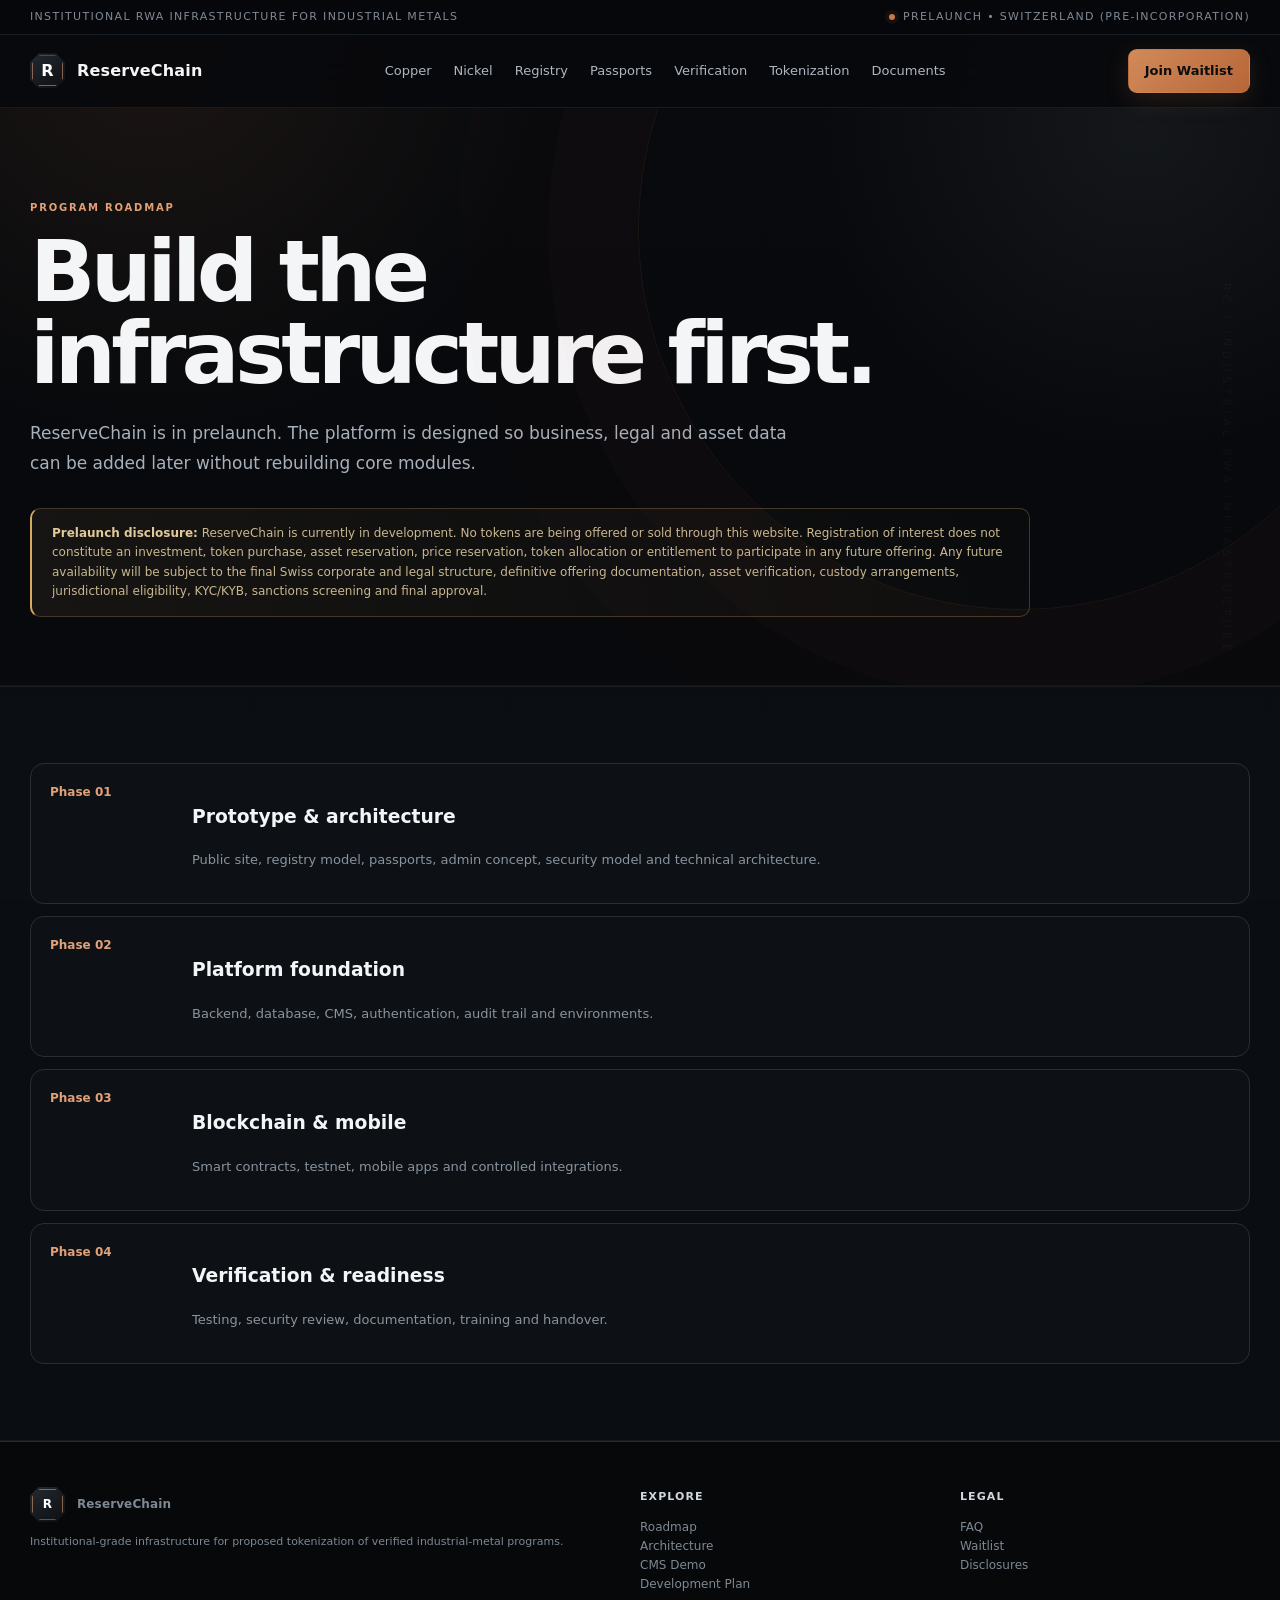
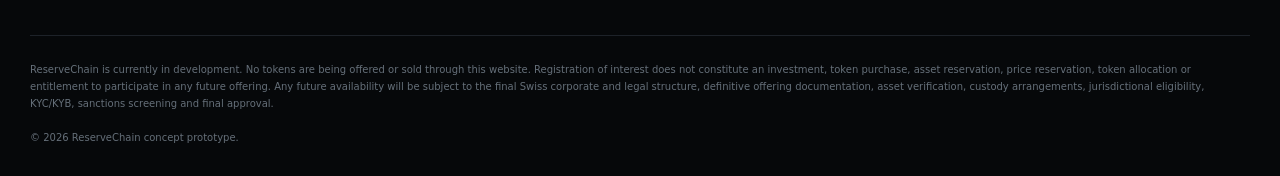
<file: roadmap.html>
<!doctype html><html lang="en"><head><meta charset="utf-8"><meta name="viewport" content="width=device-width,initial-scale=1"><title>Roadmap | ReserveChain</title><meta name="description" content="ReserveChain institutional industrial-metal tokenization platform prototype"><link rel="stylesheet" href="style.css"></head><body><div class="topbar"><div class="container"><span>Institutional RWA infrastructure for industrial metals</span><span>Prelaunch • Switzerland (pre-incorporation)</span></div></div><nav class="nav"><div class="container navin"><a class="brand" href="index.html"><span class="mark">R</span><span>ReserveChain</span></a><div class="links"><a href="copper.html">Copper</a><a href="nickel.html">Nickel</a><a href="registry.html">Registry</a><a href="passport.html">Passports</a><a href="verification.html">Verification</a><a href="tokenization.html">Tokenization</a><a href="documents.html">Documents</a></div><a class="btn primary" href="waitlist.html">Join Waitlist</a></div></nav><header class="hero"><div class="container"><div class="eyebrow">Program roadmap</div><h1>Build the infrastructure first.</h1><p>ReserveChain is in prelaunch. The platform is designed so business, legal and asset data can be added later without rebuilding core modules.</p><div class="notice"><strong>Prelaunch disclosure:</strong> ReserveChain is currently in development. No tokens are being offered or sold through this website. Registration of interest does not constitute an investment, token purchase, asset reservation, price reservation, token allocation or entitlement to participate in any future offering. Any future availability will be subject to the final Swiss corporate and legal structure, definitive offering documentation, asset verification, custody arrangements, jurisdictional eligibility, KYC/KYB, sanctions screening and final approval.</div></div></header><section class="section alt"><div class="container"><div class="timeline"><div class="phase"><strong>Phase 01</strong><div><h3>Prototype & architecture</h3><p>Public site, registry model, passports, admin concept, security model and technical architecture.</p></div></div><div class="phase"><strong>Phase 02</strong><div><h3>Platform foundation</h3><p>Backend, database, CMS, authentication, audit trail and environments.</p></div></div><div class="phase"><strong>Phase 03</strong><div><h3>Blockchain & mobile</h3><p>Smart contracts, testnet, mobile apps and controlled integrations.</p></div></div><div class="phase"><strong>Phase 04</strong><div><h3>Verification & readiness</h3><p>Testing, security review, documentation, training and handover.</p></div></div></div></div></section><footer class="footer"><div class="container footergrid"><div><div class="brand"><span class="mark">R</span><span>ReserveChain</span></div><p class="small">Institutional-grade infrastructure for proposed tokenization of verified industrial-metal programs.</p></div><div><strong>Explore</strong><p><a href="roadmap.html">Roadmap</a><br><a href="architecture.html">Architecture</a><br><a href="admin.html">CMS Demo</a><br><a href="schedule.html">Development Plan</a></p></div><div><strong>Legal</strong><p><a href="faq.html">FAQ</a><br><a href="waitlist.html">Waitlist</a><br><a href="documents.html">Disclosures</a></p></div></div><div class="container legal" style="margin-top:28px">ReserveChain is currently in development. No tokens are being offered or sold through this website. Registration of interest does not constitute an investment, token purchase, asset reservation, price reservation, token allocation or entitlement to participate in any future offering. Any future availability will be subject to the final Swiss corporate and legal structure, definitive offering documentation, asset verification, custody arrangements, jurisdictional eligibility, KYC/KYB, sanctions screening and final approval.<br><br>© <span id="year"></span> ReserveChain concept prototype.</div></footer><script src="app.js"></script></body></html>
</file>
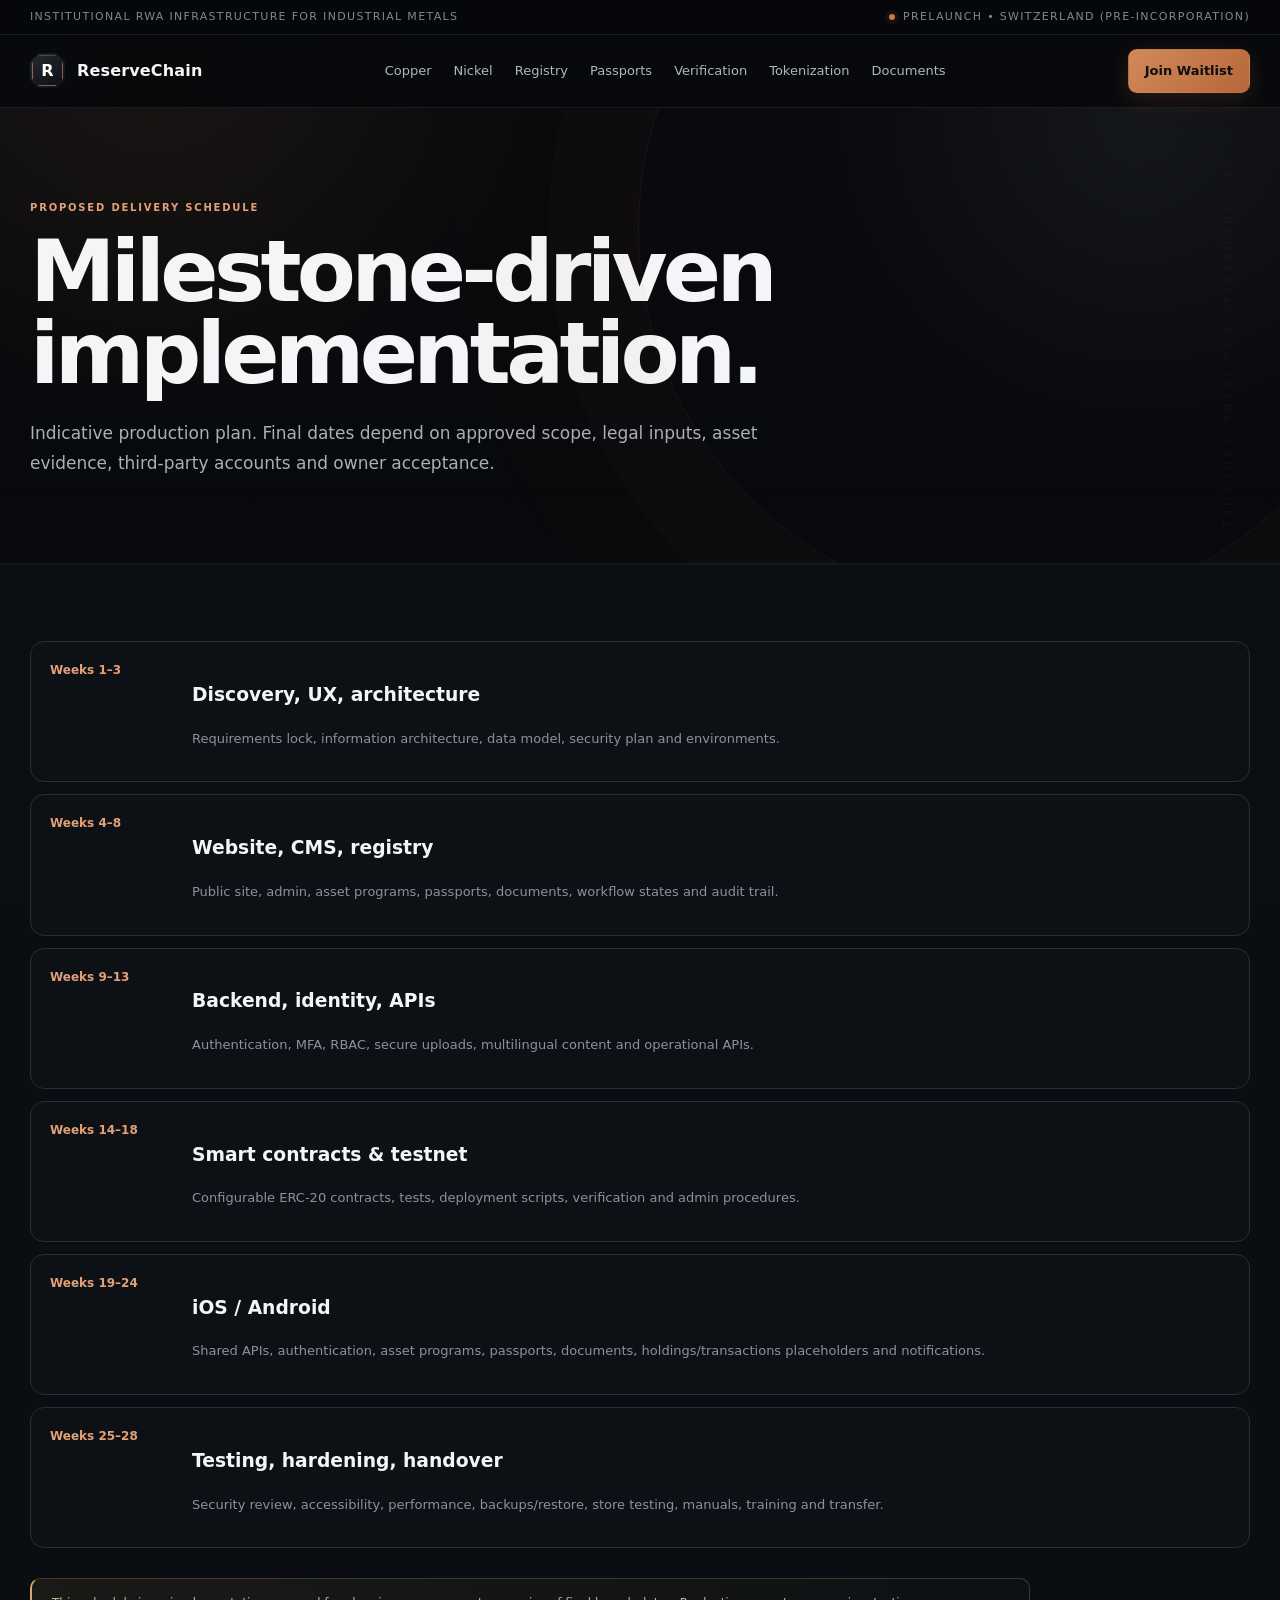
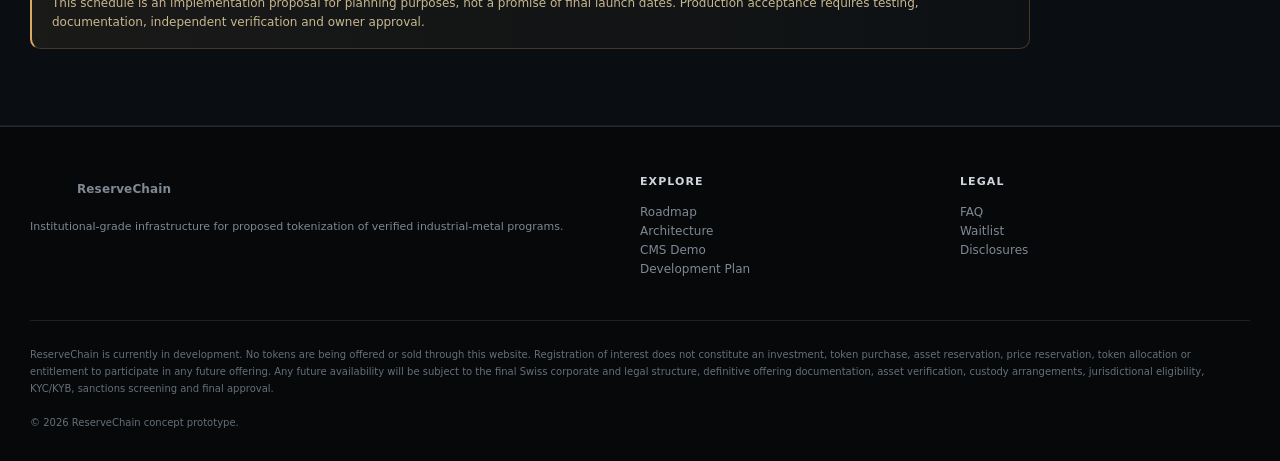
<file: schedule.html>
<!doctype html><html lang="en"><head><meta charset="utf-8"><meta name="viewport" content="width=device-width,initial-scale=1"><title>Development Schedule | ReserveChain</title><meta name="description" content="ReserveChain institutional industrial-metal tokenization platform prototype"><link rel="stylesheet" href="style.css"></head><body><div class="topbar"><div class="container"><span>Institutional RWA infrastructure for industrial metals</span><span>Prelaunch • Switzerland (pre-incorporation)</span></div></div><nav class="nav"><div class="container navin"><a class="brand" href="index.html"><span class="mark">R</span><span>ReserveChain</span></a><div class="links"><a href="copper.html">Copper</a><a href="nickel.html">Nickel</a><a href="registry.html">Registry</a><a href="passport.html">Passports</a><a href="verification.html">Verification</a><a href="tokenization.html">Tokenization</a><a href="documents.html">Documents</a></div><a class="btn primary" href="waitlist.html">Join Waitlist</a></div></nav><header class="hero"><div class="container"><div class="eyebrow">Proposed delivery schedule</div><h1>Milestone-driven implementation.</h1><p>Indicative production plan. Final dates depend on approved scope, legal inputs, asset evidence, third-party accounts and owner acceptance.</p></div></header><section class="section alt"><div class="container"><div class="timeline"><div class="phase"><strong>Weeks 1–3</strong><div><h3>Discovery, UX, architecture</h3><p>Requirements lock, information architecture, data model, security plan and environments.</p></div></div><div class="phase"><strong>Weeks 4–8</strong><div><h3>Website, CMS, registry</h3><p>Public site, admin, asset programs, passports, documents, workflow states and audit trail.</p></div></div><div class="phase"><strong>Weeks 9–13</strong><div><h3>Backend, identity, APIs</h3><p>Authentication, MFA, RBAC, secure uploads, multilingual content and operational APIs.</p></div></div><div class="phase"><strong>Weeks 14–18</strong><div><h3>Smart contracts & testnet</h3><p>Configurable ERC-20 contracts, tests, deployment scripts, verification and admin procedures.</p></div></div><div class="phase"><strong>Weeks 19–24</strong><div><h3>iOS / Android</h3><p>Shared APIs, authentication, asset programs, passports, documents, holdings/transactions placeholders and notifications.</p></div></div><div class="phase"><strong>Weeks 25–28</strong><div><h3>Testing, hardening, handover</h3><p>Security review, accessibility, performance, backups/restore, store testing, manuals, training and transfer.</p></div></div></div><div class="notice">This schedule is an implementation proposal for planning purposes, not a promise of final launch dates. Production acceptance requires testing, documentation, independent verification and owner approval.</div></div></section><footer class="footer"><div class="container footergrid"><div><div class="brand"><span class="mark">R</span><span>ReserveChain</span></div><p class="small">Institutional-grade infrastructure for proposed tokenization of verified industrial-metal programs.</p></div><div><strong>Explore</strong><p><a href="roadmap.html">Roadmap</a><br><a href="architecture.html">Architecture</a><br><a href="admin.html">CMS Demo</a><br><a href="schedule.html">Development Plan</a></p></div><div><strong>Legal</strong><p><a href="faq.html">FAQ</a><br><a href="waitlist.html">Waitlist</a><br><a href="documents.html">Disclosures</a></p></div></div><div class="container legal" style="margin-top:28px">ReserveChain is currently in development. No tokens are being offered or sold through this website. Registration of interest does not constitute an investment, token purchase, asset reservation, price reservation, token allocation or entitlement to participate in any future offering. Any future availability will be subject to the final Swiss corporate and legal structure, definitive offering documentation, asset verification, custody arrangements, jurisdictional eligibility, KYC/KYB, sanctions screening and final approval.<br><br>© <span id="year"></span> ReserveChain concept prototype.</div></footer><script src="app.js"></script></body></html>
</file>
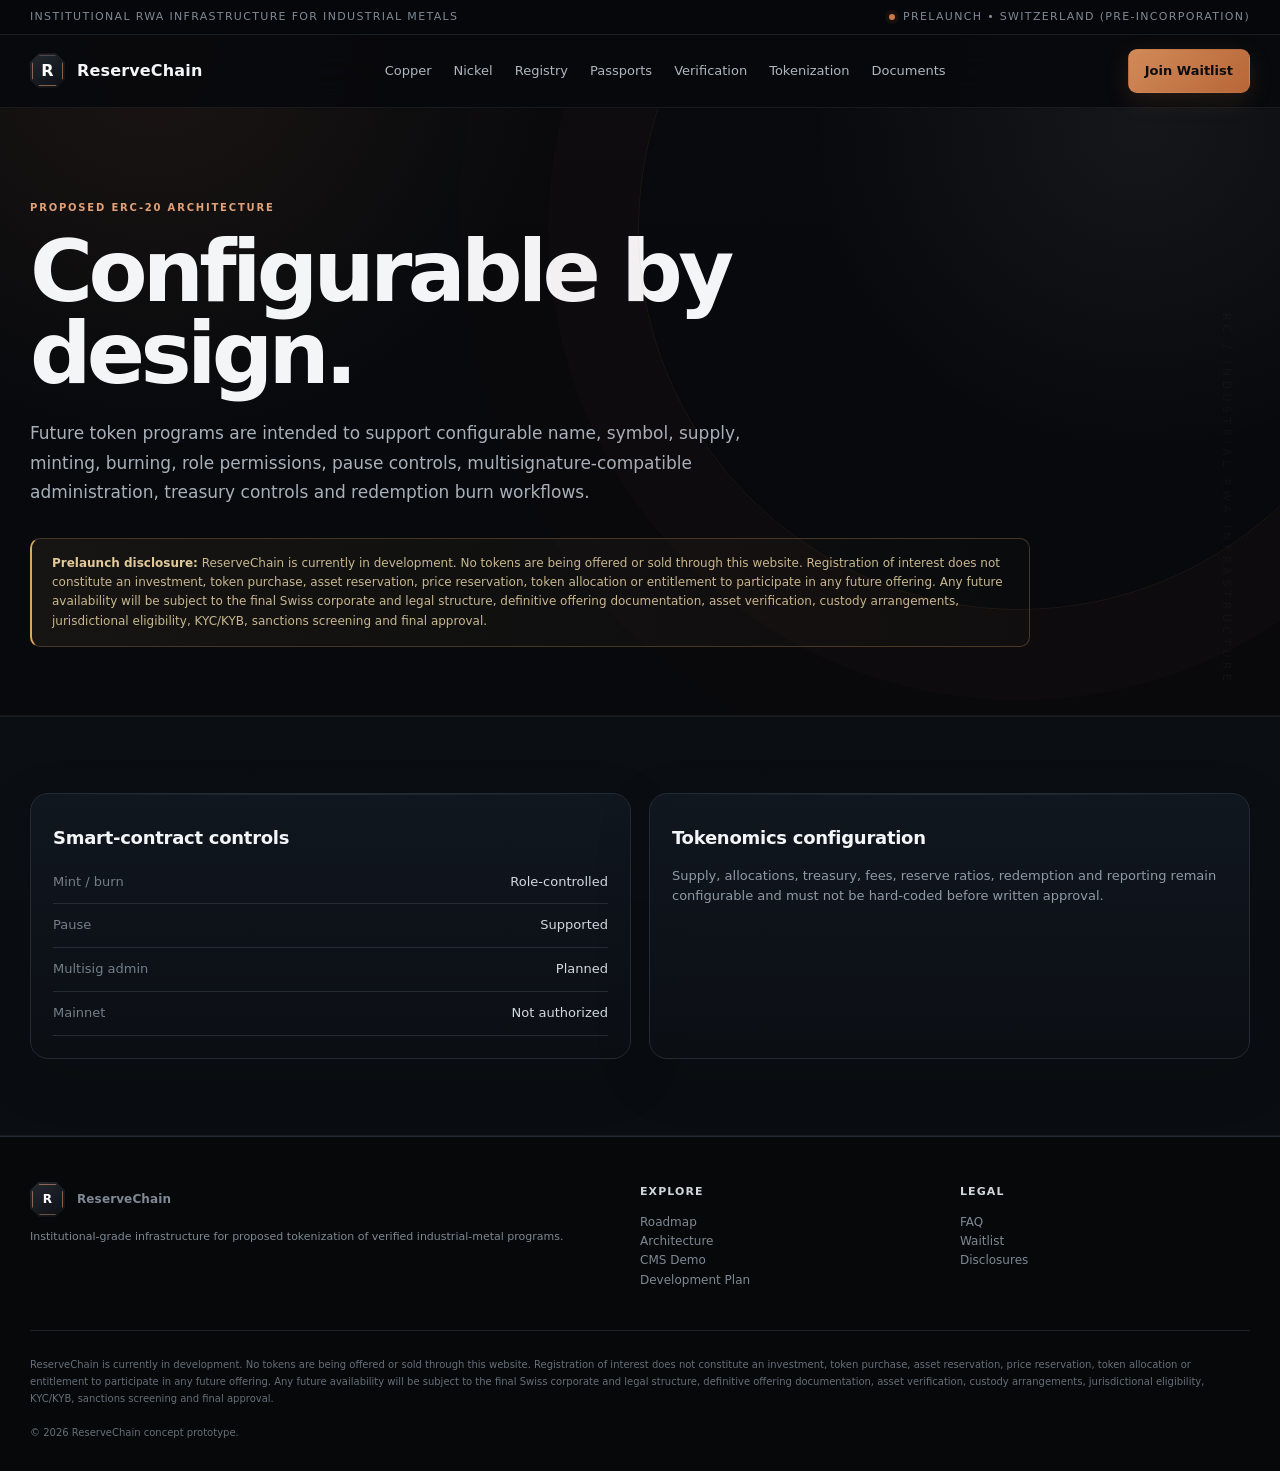
<file: tokenization.html>
<!doctype html><html lang="en"><head><meta charset="utf-8"><meta name="viewport" content="width=device-width,initial-scale=1"><title>Tokenization | ReserveChain</title><meta name="description" content="ReserveChain institutional industrial-metal tokenization platform prototype"><link rel="stylesheet" href="style.css"></head><body><div class="topbar"><div class="container"><span>Institutional RWA infrastructure for industrial metals</span><span>Prelaunch • Switzerland (pre-incorporation)</span></div></div><nav class="nav"><div class="container navin"><a class="brand" href="index.html"><span class="mark">R</span><span>ReserveChain</span></a><div class="links"><a href="copper.html">Copper</a><a href="nickel.html">Nickel</a><a href="registry.html">Registry</a><a href="passport.html">Passports</a><a href="verification.html">Verification</a><a href="tokenization.html">Tokenization</a><a href="documents.html">Documents</a></div><a class="btn primary" href="waitlist.html">Join Waitlist</a></div></nav><header class="hero"><div class="container"><div class="eyebrow">Proposed ERC-20 architecture</div><h1>Configurable by design.</h1><p>Future token programs are intended to support configurable name, symbol, supply, minting, burning, role permissions, pause controls, multisignature-compatible administration, treasury controls and redemption burn workflows.</p><div class="notice"><strong>Prelaunch disclosure:</strong> ReserveChain is currently in development. No tokens are being offered or sold through this website. Registration of interest does not constitute an investment, token purchase, asset reservation, price reservation, token allocation or entitlement to participate in any future offering. Any future availability will be subject to the final Swiss corporate and legal structure, definitive offering documentation, asset verification, custody arrangements, jurisdictional eligibility, KYC/KYB, sanctions screening and final approval.</div></div></header><section class="section alt"><div class="container grid g2"><div class="card"><h3>Smart-contract controls</h3><div class="spec"><span>Mint / burn</span><span>Role-controlled</span></div><div class="spec"><span>Pause</span><span>Supported</span></div><div class="spec"><span>Multisig admin</span><span>Planned</span></div><div class="spec"><span>Mainnet</span><span>Not authorized</span></div></div><div class="card"><h3>Tokenomics configuration</h3><p>Supply, allocations, treasury, fees, reserve ratios, redemption and reporting remain configurable and must not be hard-coded before written approval.</p></div></div></section><footer class="footer"><div class="container footergrid"><div><div class="brand"><span class="mark">R</span><span>ReserveChain</span></div><p class="small">Institutional-grade infrastructure for proposed tokenization of verified industrial-metal programs.</p></div><div><strong>Explore</strong><p><a href="roadmap.html">Roadmap</a><br><a href="architecture.html">Architecture</a><br><a href="admin.html">CMS Demo</a><br><a href="schedule.html">Development Plan</a></p></div><div><strong>Legal</strong><p><a href="faq.html">FAQ</a><br><a href="waitlist.html">Waitlist</a><br><a href="documents.html">Disclosures</a></p></div></div><div class="container legal" style="margin-top:28px">ReserveChain is currently in development. No tokens are being offered or sold through this website. Registration of interest does not constitute an investment, token purchase, asset reservation, price reservation, token allocation or entitlement to participate in any future offering. Any future availability will be subject to the final Swiss corporate and legal structure, definitive offering documentation, asset verification, custody arrangements, jurisdictional eligibility, KYC/KYB, sanctions screening and final approval.<br><br>© <span id="year"></span> ReserveChain concept prototype.</div></footer><script src="app.js"></script></body></html>
</file>
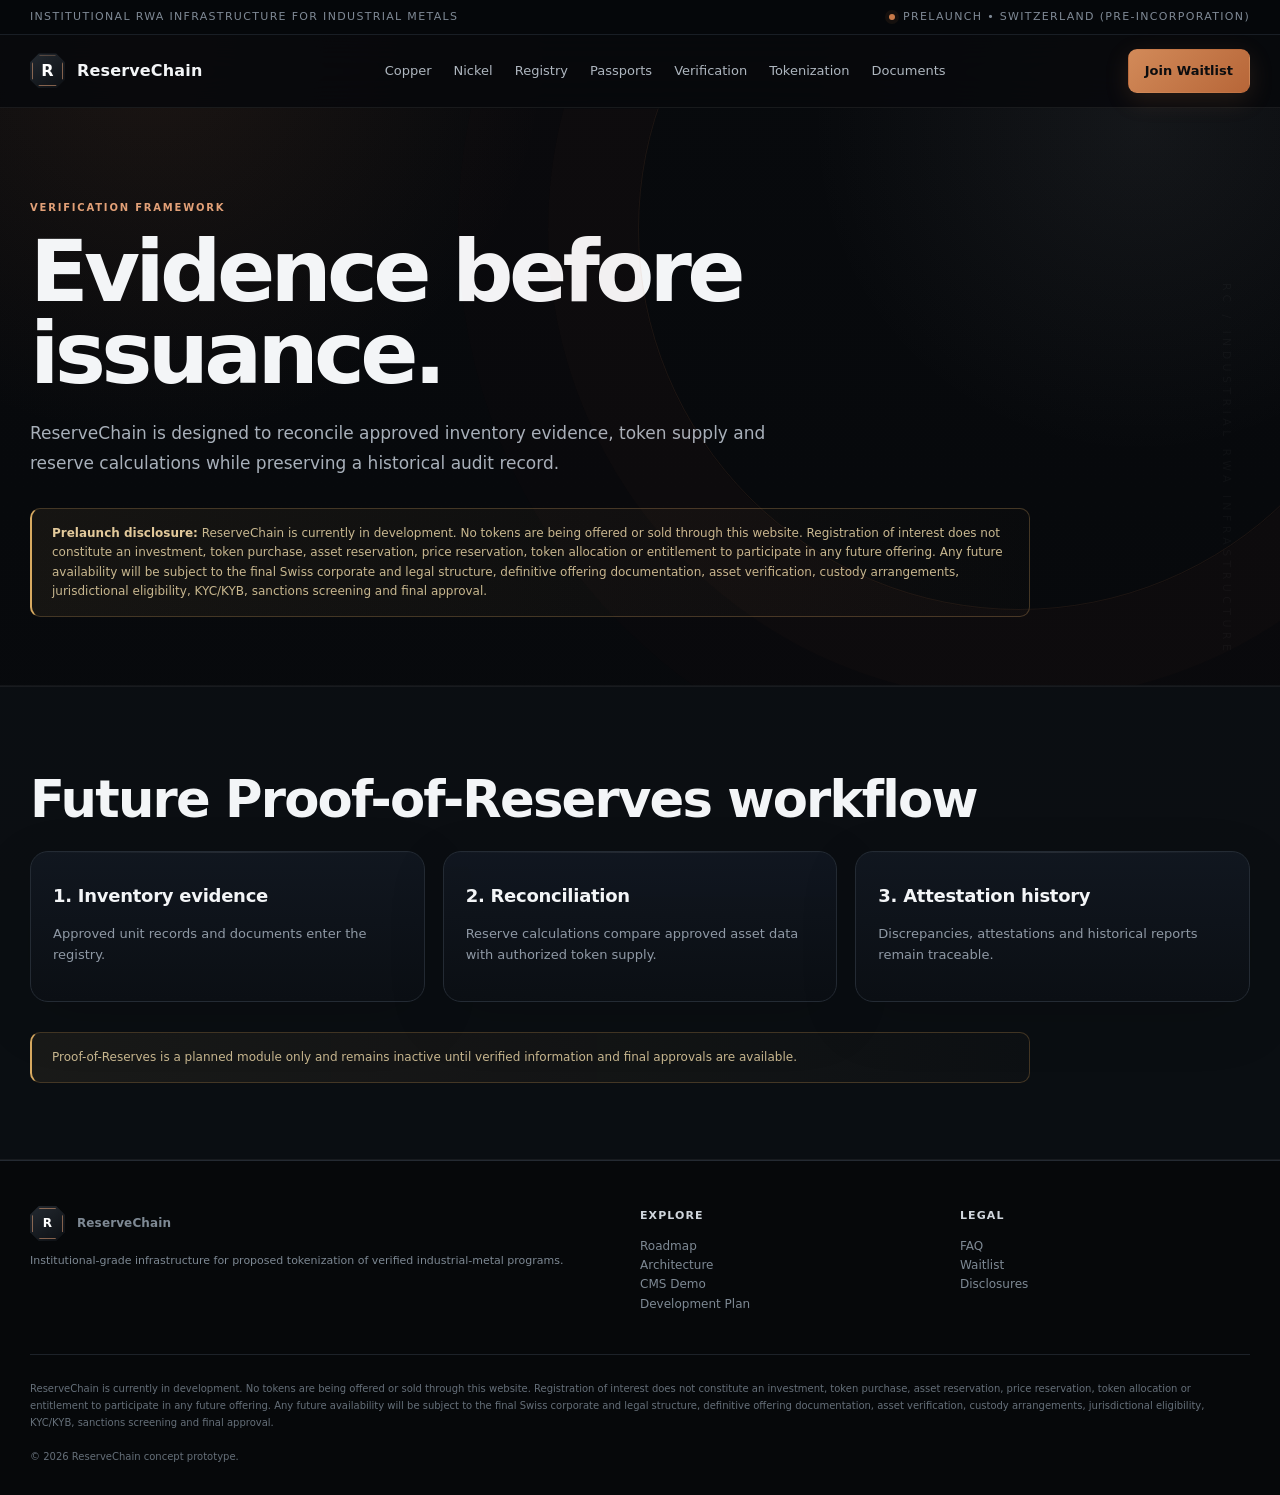
<file: verification.html>
<!doctype html><html lang="en"><head><meta charset="utf-8"><meta name="viewport" content="width=device-width,initial-scale=1"><title>Verification & Proof of Reserves | ReserveChain</title><meta name="description" content="ReserveChain institutional industrial-metal tokenization platform prototype"><link rel="stylesheet" href="style.css"></head><body><div class="topbar"><div class="container"><span>Institutional RWA infrastructure for industrial metals</span><span>Prelaunch • Switzerland (pre-incorporation)</span></div></div><nav class="nav"><div class="container navin"><a class="brand" href="index.html"><span class="mark">R</span><span>ReserveChain</span></a><div class="links"><a href="copper.html">Copper</a><a href="nickel.html">Nickel</a><a href="registry.html">Registry</a><a href="passport.html">Passports</a><a href="verification.html">Verification</a><a href="tokenization.html">Tokenization</a><a href="documents.html">Documents</a></div><a class="btn primary" href="waitlist.html">Join Waitlist</a></div></nav><header class="hero"><div class="container"><div class="eyebrow">Verification framework</div><h1>Evidence before issuance.</h1><p>ReserveChain is designed to reconcile approved inventory evidence, token supply and reserve calculations while preserving a historical audit record.</p><div class="notice"><strong>Prelaunch disclosure:</strong> ReserveChain is currently in development. No tokens are being offered or sold through this website. Registration of interest does not constitute an investment, token purchase, asset reservation, price reservation, token allocation or entitlement to participate in any future offering. Any future availability will be subject to the final Swiss corporate and legal structure, definitive offering documentation, asset verification, custody arrangements, jurisdictional eligibility, KYC/KYB, sanctions screening and final approval.</div></div></header><section class="section alt"><div class="container"><h2>Future Proof-of-Reserves workflow</h2><div class="grid g3" style="margin-top:24px"><div class="card"><h3>1. Inventory evidence</h3><p>Approved unit records and documents enter the registry.</p></div><div class="card"><h3>2. Reconciliation</h3><p>Reserve calculations compare approved asset data with authorized token supply.</p></div><div class="card"><h3>3. Attestation history</h3><p>Discrepancies, attestations and historical reports remain traceable.</p></div></div><div class="notice">Proof-of-Reserves is a planned module only and remains inactive until verified information and final approvals are available.</div></div></section><footer class="footer"><div class="container footergrid"><div><div class="brand"><span class="mark">R</span><span>ReserveChain</span></div><p class="small">Institutional-grade infrastructure for proposed tokenization of verified industrial-metal programs.</p></div><div><strong>Explore</strong><p><a href="roadmap.html">Roadmap</a><br><a href="architecture.html">Architecture</a><br><a href="admin.html">CMS Demo</a><br><a href="schedule.html">Development Plan</a></p></div><div><strong>Legal</strong><p><a href="faq.html">FAQ</a><br><a href="waitlist.html">Waitlist</a><br><a href="documents.html">Disclosures</a></p></div></div><div class="container legal" style="margin-top:28px">ReserveChain is currently in development. No tokens are being offered or sold through this website. Registration of interest does not constitute an investment, token purchase, asset reservation, price reservation, token allocation or entitlement to participate in any future offering. Any future availability will be subject to the final Swiss corporate and legal structure, definitive offering documentation, asset verification, custody arrangements, jurisdictional eligibility, KYC/KYB, sanctions screening and final approval.<br><br>© <span id="year"></span> ReserveChain concept prototype.</div></footer><script src="app.js"></script></body></html>
</file>
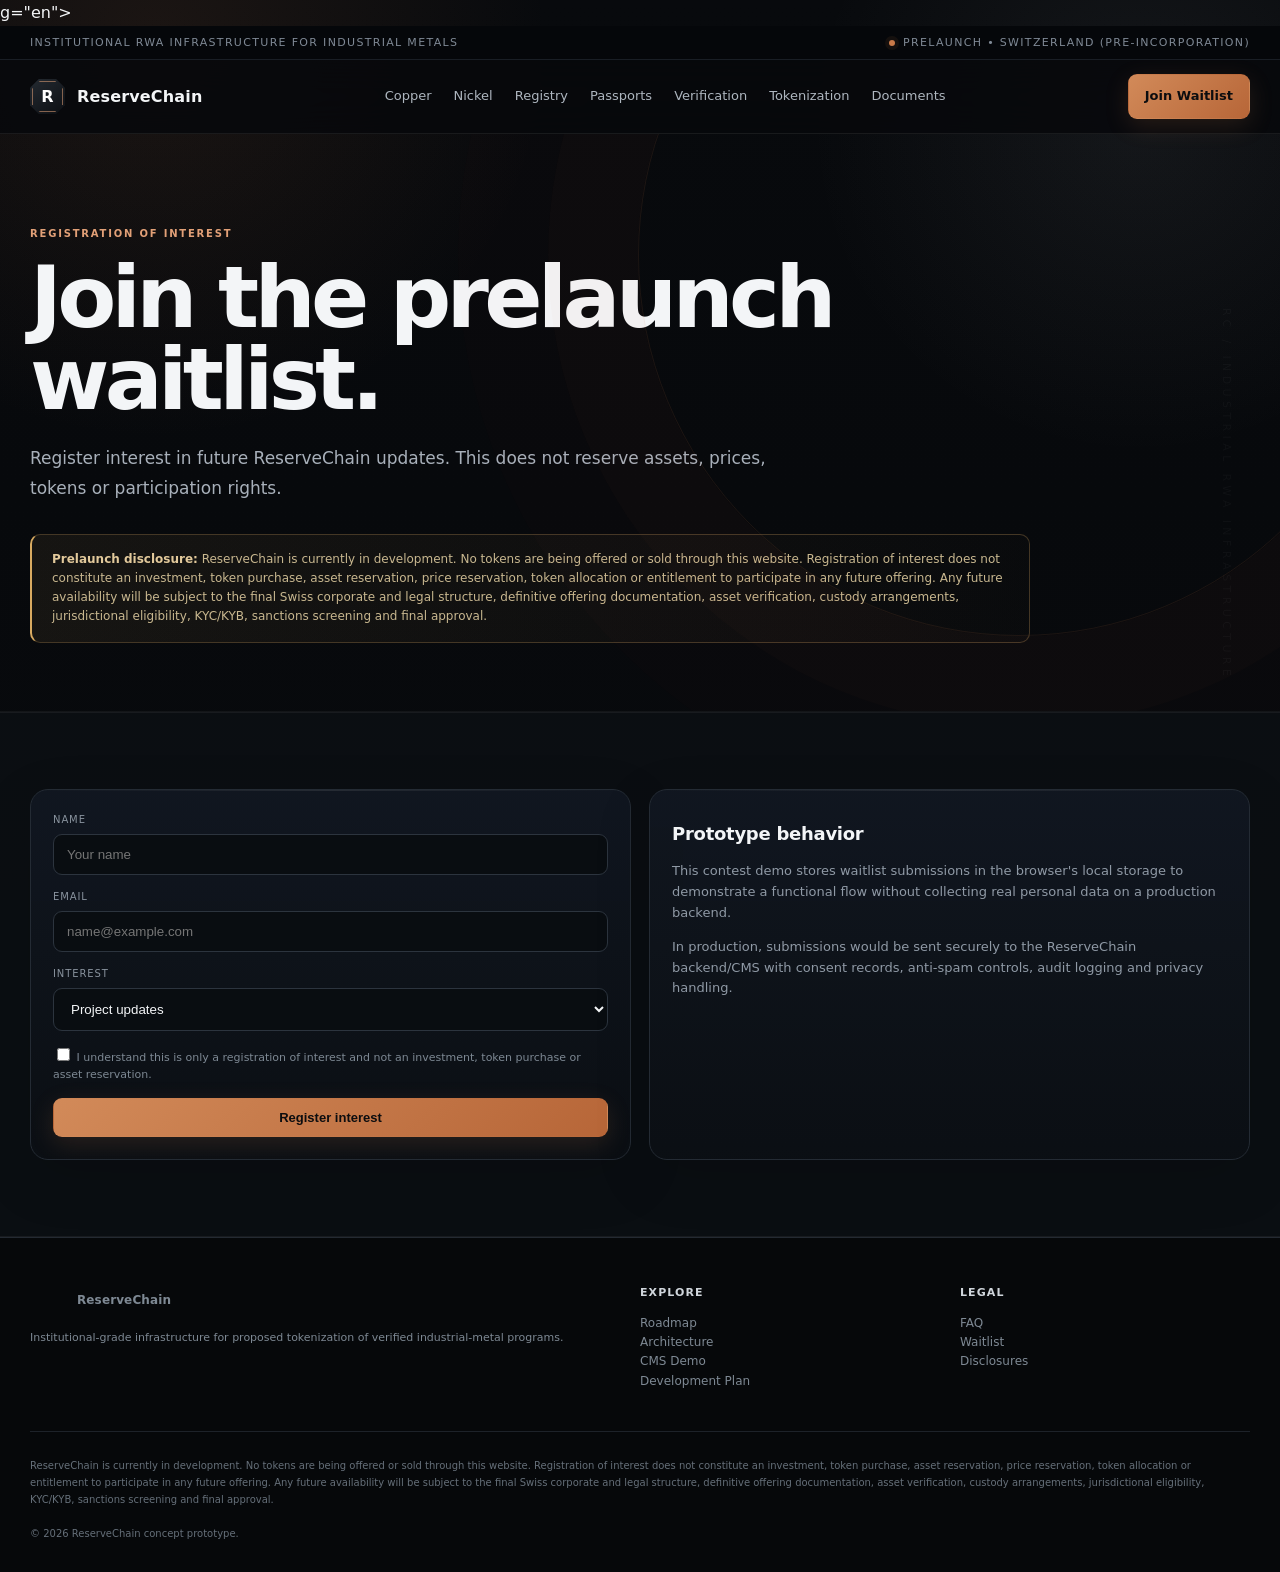
<file: waitlist.html>
<!doctype html><html lan<link rel="stylesheet" href="assets/style.css">g="en"><head><meta charset="utf-8"><meta name="viewport" content="width=device-width,initial-scale=1"><title>Waitlist | ReserveChain</title><meta name="description" content="ReserveChain institutional industrial-metal tokenization platform prototype"><link rel="stylesheet" href="style.css"></head><body><div class="topbar"><div class="container"><span>Institutional RWA infrastructure for industrial metals</span><span>Prelaunch • Switzerland (pre-incorporation)</span></div></div><nav class="nav"><div class="container navin"><a class="brand" href="index.html"><span class="mark">R</span><span>ReserveChain</span></a><div class="links"><a href="copper.html">Copper</a><a href="nickel.html">Nickel</a><a href="registry.html">Registry</a><a href="passport.html">Passports</a><a href="verification.html">Verification</a><a href="tokenization.html">Tokenization</a><a href="documents.html">Documents</a></div><a class="btn primary" href="waitlist.html">Join Waitlist</a></div></nav><header class="hero"><div class="container"><div class="eyebrow">Registration of interest</div><h1>Join the prelaunch waitlist.</h1><p>Register interest in future ReserveChain updates. This does not reserve assets, prices, tokens or participation rights.</p><div class="notice"><strong>Prelaunch disclosure:</strong> ReserveChain is currently in development. No tokens are being offered or sold through this website. Registration of interest does not constitute an investment, token purchase, asset reservation, price reservation, token allocation or entitlement to participate in any future offering. Any future availability will be subject to the final Swiss corporate and legal structure, definitive offering documentation, asset verification, custody arrangements, jurisdictional eligibility, KYC/KYB, sanctions screening and final approval.</div></div></header><section class="section alt"><div class="container grid g2"><div class="card"><form id="waitlistForm" class="form"><div class="field"><label>Name</label><input required name="name" placeholder="Your name"></div><div class="field"><label>Email</label><input required type="email" name="email" placeholder="name@example.com"></div><div class="field"><label>Interest</label><select name="type"><option>Project updates</option><option>Copper Powder program</option><option>Nickel Wire program</option><option>Enterprise / institutional</option></select></div><label class="small"><input required type="checkbox"> I understand this is only a registration of interest and not an investment, token purchase or asset reservation.</label><button class="btn primary" type="submit">Register interest</button><div id="formMsg" class="msg">Thank you. Your demo registration has been saved locally in this browser.</div></form></div><div class="card"><h3>Prototype behavior</h3><p>This contest demo stores waitlist submissions in the browser's local storage to demonstrate a functional flow without collecting real personal data on a production backend.</p><p>In production, submissions would be sent securely to the ReserveChain backend/CMS with consent records, anti-spam controls, audit logging and privacy handling.</p></div></div></section><footer class="footer"><div class="container footergrid"><div><div class="brand"><span class="mark">R</span><span>ReserveChain</span></div><p class="small">Institutional-grade infrastructure for proposed tokenization of verified industrial-metal programs.</p></div><div><strong>Explore</strong><p><a href="roadmap.html">Roadmap</a><br><a href="architecture.html">Architecture</a><br><a href="admin.html">CMS Demo</a><br><a href="schedule.html">Development Plan</a></p></div><div><strong>Legal</strong><p><a href="faq.html">FAQ</a><br><a href="waitlist.html">Waitlist</a><br><a href="documents.html">Disclosures</a></p></div></div><div class="container legal" style="margin-top:28px">ReserveChain is currently in development. No tokens are being offered or sold through this website. Registration of interest does not constitute an investment, token purchase, asset reservation, price reservation, token allocation or entitlement to participate in any future offering. Any future availability will be subject to the final Swiss corporate and legal structure, definitive offering documentation, asset verification, custody arrangements, jurisdictional eligibility, KYC/KYB, sanctions screening and final approval.<br><br>© <span id="year"></span> ReserveChain concept prototype.</div></footer><script src="app.js"></script></body></html>
</file>
<file: style.css>
:root{
  --bg:#07090c;--bg2:#0a0d11;--panel:#0d1116;--panel2:#111720;--panel3:#151b24;
  --line:#252c35;--line2:#333b46;--text:#f3f5f7;--muted:#929ca8;--soft:#c7ced6;
  --copper:#c97a49;--copper2:#e2a077;--nickel:#c9d0d7;--nickel2:#8995a2;--signal:#87a99c;
  --warn:#d8aa61;--danger:#d98080;--ok:#82b9a4;--max:1220px;--radius:18px;
}
*{box-sizing:border-box}html{scroll-behavior:smooth}body{margin:0;background:var(--bg);color:var(--text);font-family:Inter,ui-sans-serif,system-ui,-apple-system,BlinkMacSystemFont,"Segoe UI",sans-serif;line-height:1.6;-webkit-font-smoothing:antialiased}body:before{content:"";position:fixed;inset:0;pointer-events:none;z-index:-2;background:radial-gradient(circle at 12% 5%,rgba(201,122,73,.10),transparent 28%),radial-gradient(circle at 89% 14%,rgba(201,208,215,.065),transparent 24%),linear-gradient(180deg,#080a0d 0%,#07090c 55%,#080a0d 100%)}body:after{content:"";position:fixed;inset:0;pointer-events:none;z-index:-1;opacity:.17;background-image:linear-gradient(rgba(255,255,255,.018) 1px,transparent 1px),linear-gradient(90deg,rgba(255,255,255,.018) 1px,transparent 1px);background-size:48px 48px;mask-image:linear-gradient(to bottom,black,transparent 72%)}a{color:inherit;text-decoration:none}.container{width:min(var(--max),calc(100% - 44px));margin:auto}.topbar{background:#05070a;border-bottom:1px solid #191e25;color:#7f8995;font-size:11px;text-transform:uppercase;letter-spacing:.12em}.topbar .container{display:flex;justify-content:space-between;align-items:center;gap:18px;padding:8px 0}.topbar span:last-child:before{content:"";display:inline-block;width:6px;height:6px;border-radius:50%;background:var(--copper);margin-right:8px;box-shadow:0 0 0 4px rgba(201,122,73,.08)}
.nav{position:sticky;top:0;z-index:30;background:rgba(7,9,12,.88);backdrop-filter:blur(18px);border-bottom:1px solid rgba(255,255,255,.07)}.navin{display:flex;align-items:center;justify-content:space-between;min-height:72px;gap:24px}.brand{display:flex;align-items:center;gap:12px;font-weight:760;letter-spacing:.01em}.mark{width:35px;height:35px;display:grid;place-items:center;position:relative;color:#fff;font-weight:820;background:linear-gradient(145deg,#242a31,#0c0f13);clip-path:polygon(25% 0,75% 0,100% 25%,100% 75%,75% 100%,25% 100%,0 75%,0 25%);border-radius:8px}.mark:after{content:"";position:absolute;inset:2px;clip-path:inherit;border:1px solid rgba(226,160,119,.55)}.links{display:flex;align-items:center;gap:22px;color:#aeb6bf;font-size:13px}.links a{position:relative;padding:26px 0}.links a:after{content:"";position:absolute;left:0;right:100%;bottom:18px;height:1px;background:var(--copper);transition:.25s}.links a:hover{color:#fff}.links a:hover:after{right:0}.btn{display:inline-flex;align-items:center;justify-content:center;gap:8px;padding:11px 16px;border-radius:9px;border:1px solid var(--line2);font-weight:650;font-size:13px;transition:.22s;background:#0d1116}.btn:hover{transform:translateY(-1px);border-color:#59616b}.btn.primary{background:linear-gradient(135deg,#d28a59,#b76638);color:#0c0d0f;border-color:transparent;box-shadow:0 7px 24px rgba(201,122,73,.16)}.btn.primary:hover{box-shadow:0 10px 30px rgba(201,122,73,.23)}.btn.ghost{background:rgba(255,255,255,.025)}.menu{display:none}
.hero{padding:92px 0 68px;position:relative;overflow:hidden;border-bottom:1px solid rgba(255,255,255,.05)}.hero:before{content:"";position:absolute;right:-120px;top:-260px;width:760px;height:760px;border:1px solid rgba(201,122,73,.11);border-radius:50%;box-shadow:0 0 0 90px rgba(201,122,73,.018),0 0 0 180px rgba(201,122,73,.012)}.hero:after{content:"RC / INDUSTRIAL RWA INFRASTRUCTURE";position:absolute;right:3.5vw;bottom:30px;color:rgba(255,255,255,.035);font-size:11px;letter-spacing:.4em;writing-mode:vertical-rl}.eyebrow{color:var(--copper2);text-transform:uppercase;letter-spacing:.18em;font-size:10px;font-weight:760}.hero h1{font-size:clamp(46px,7vw,86px);line-height:.95;max-width:1030px;margin:15px 0 24px;letter-spacing:-.055em;font-weight:720}.hero p{max-width:780px;color:#a8b0ba;font-size:17px;line-height:1.75}.actions{display:flex;flex-wrap:wrap;gap:11px;margin-top:28px}.notice{margin:30px 0 0;padding:15px 17px 15px 20px;border:1px solid #443725;border-left:2px solid var(--warn);background:linear-gradient(90deg,rgba(216,170,97,.075),rgba(216,170,97,.015));border-radius:10px;color:#c9b890;font-size:12px;max-width:1000px}.notice strong{color:#e2c99b}.hero-split{display:grid;grid-template-columns:1.18fr .82fr;gap:54px;align-items:center}.hero-panel{position:relative;background:linear-gradient(180deg,#10151b,#0b0f14);border:1px solid #2a3038;border-radius:22px;padding:20px;box-shadow:0 32px 80px rgba(0,0,0,.35)}.hero-panel:before{content:"";position:absolute;inset:-1px;border-radius:inherit;padding:1px;background:linear-gradient(145deg,rgba(226,160,119,.35),transparent 35%,rgba(201,208,215,.12));mask:linear-gradient(#000 0 0) content-box,linear-gradient(#000 0 0);mask-composite:exclude}.panel-top{display:flex;justify-content:space-between;align-items:center;padding-bottom:15px;border-bottom:1px solid var(--line)}.panel-title{font-size:12px;color:#d8dde2;font-weight:650}.panel-meta{font-size:10px;color:#717b86}.asset-row{display:grid;grid-template-columns:40px 1fr auto;gap:12px;align-items:center;padding:15px 0;border-bottom:1px solid #20262d}.asset-icon{width:36px;height:36px;border-radius:10px;display:grid;place-items:center;font-size:11px;font-weight:800}.asset-icon.cu{background:linear-gradient(145deg,#5b2f1c,#b66639);color:#f4d1bc}.asset-icon.ni{background:linear-gradient(145deg,#303943,#8995a2);color:#edf0f3}.asset-name{font-size:12px;font-weight:650}.asset-sub{font-size:10px;color:#737e8a;margin-top:2px}.asset-status{font-size:9px;text-transform:uppercase;letter-spacing:.12em;color:#d5b27a;border:1px solid #53442c;padding:4px 7px;border-radius:999px}.data-grid{display:grid;grid-template-columns:repeat(3,1fr);gap:9px;margin-top:14px}.data-box{padding:12px;background:#090d11;border:1px solid #20262e;border-radius:10px}.data-box span{display:block;font-size:9px;text-transform:uppercase;letter-spacing:.11em;color:#66717d}.data-box strong{display:block;margin-top:7px;font-size:12px;color:#d5dbe1}
.section{padding:76px 0}.section.alt{background:rgba(13,17,22,.72);border-block:1px solid rgba(255,255,255,.055)}.section h2{font-size:clamp(31px,4vw,52px);line-height:1.08;margin:9px 0 15px;letter-spacing:-.035em;font-weight:690}.lead{color:#949eaa;max-width:790px;font-size:16px}.grid{display:grid;gap:18px}.g2{grid-template-columns:repeat(2,1fr)}.g3{grid-template-columns:repeat(3,1fr)}.g4{grid-template-columns:repeat(4,1fr)}.card{position:relative;background:linear-gradient(180deg,rgba(17,23,32,.96),rgba(11,15,20,.98));border:1px solid #242b34;border-radius:var(--radius);padding:22px;box-shadow:0 18px 55px rgba(0,0,0,.15);overflow:hidden}.card:after{content:"";position:absolute;left:0;top:0;width:100%;height:1px;background:linear-gradient(90deg,transparent,rgba(255,255,255,.09),transparent)}.card:hover{border-color:#343d48}.card h3{margin:8px 0 8px;font-size:18px;letter-spacing:-.015em}.card p{color:#8f99a5;font-size:13px}.kpi{font-size:34px;font-weight:720;letter-spacing:-.045em}.tag{display:inline-flex;align-items:center;gap:6px;padding:5px 8px;border-radius:999px;border:1px solid #313942;background:#11161d;color:#aeb7c0;font-size:9px;text-transform:uppercase;letter-spacing:.10em}.tag:before{content:"";width:5px;height:5px;border-radius:50%;background:#6c7680}.tag.green{border-color:#315044;color:#99c5b5;background:#0f1a17}.tag.green:before{background:#77af9a}.tag.warn{border-color:#53452f;color:#d5ba86;background:#19150f}.tag.warn:before{background:#d0a65e}.metal{min-height:320px;display:flex;flex-direction:column;justify-content:flex-end;position:relative;background:#0c1015}.metal:before{content:"";position:absolute;inset:0;background:radial-gradient(circle at 82% 16%,rgba(201,122,73,.18),transparent 26%),linear-gradient(140deg,rgba(255,255,255,.035),transparent 45%)}.metal:nth-child(2):before{background:radial-gradient(circle at 82% 16%,rgba(201,208,215,.15),transparent 26%),linear-gradient(140deg,rgba(255,255,255,.035),transparent 45%)}.metal>*{position:relative}.metal h3{font-size:24px;max-width:410px}.spec{display:flex;justify-content:space-between;padding:11px 0;border-bottom:1px solid #252c34;gap:20px;font-size:13px}.spec span:first-child{color:#737e89}.spec span:last-child{color:#d3d9df;text-align:right}.tablewrap{overflow:auto;border:1px solid #272e37;border-radius:14px;background:#0b0f14}.table{width:100%;border-collapse:collapse;min-width:780px}.table th,.table td{padding:14px 16px;border-bottom:1px solid #242b33;text-align:left;font-size:12px}.table th{color:#7e8994;background:#11161d;font-size:9px;text-transform:uppercase;letter-spacing:.12em}.table td{color:#ced4da}.table tbody tr:hover{background:#10151b}.status{display:inline-flex;align-items:center;gap:6px;padding:4px 7px;border-radius:999px;background:#101c19;border:1px solid #2b463d;color:#8fbca9;font-size:9px;text-transform:uppercase;letter-spacing:.08em}.status:before{content:"";width:5px;height:5px;border-radius:50%;background:#7eb19d}.status.pending{background:#1a1610;border-color:#4f412b;color:#d1b37a}.status.pending:before{background:#cca258}.passport{border:1px solid #2d3540;border-radius:20px;overflow:hidden;background:#0b0f14;box-shadow:0 30px 80px rgba(0,0,0,.22)}.passporthead{padding:25px;background:linear-gradient(135deg,#151b23,#0d1117);display:flex;justify-content:space-between;gap:18px;border-bottom:1px solid #2a313a}.passportbody{padding:26px}.mono{font-family:ui-monospace,SFMono-Regular,Menlo,monospace;font-size:11px;color:#9aa5af}.steps{counter-reset:s}.step{position:relative;padding:0 0 30px 52px}.step:before{counter-increment:s;content:counter(s);position:absolute;left:0;top:0;width:31px;height:31px;border-radius:9px;display:grid;place-items:center;background:#151b22;color:var(--copper2);border:1px solid #3a312b;font-size:11px;font-weight:750}.step:after{content:"";position:absolute;left:15px;top:33px;bottom:0;width:1px;background:#2a3038}.step:last-child:after{display:none}
.metrics-band{display:grid;grid-template-columns:repeat(4,1fr);border:1px solid #272e36;border-radius:16px;overflow:hidden;background:#0c1015}.metric{padding:21px 22px;border-right:1px solid #272e36}.metric:last-child{border-right:0}.metric span{display:block;color:#6f7a85;font-size:9px;text-transform:uppercase;letter-spacing:.14em}.metric strong{display:block;margin-top:7px;font-size:14px;color:#d8dde3}.metric strong em{font-style:normal;color:var(--copper2)}.process-line{display:grid;grid-template-columns:repeat(4,1fr);gap:1px;background:#2a3038;border:1px solid #2a3038;border-radius:16px;overflow:hidden}.process-item{background:#0c1015;padding:22px;min-height:180px}.process-num{font-size:10px;color:var(--copper2);letter-spacing:.12em}.process-item h3{font-size:17px;margin:25px 0 8px}.process-item p{font-size:12px;color:#818c97}.shield{width:40px;height:46px;border:1px solid #545e68;clip-path:polygon(50% 0,94% 16%,88% 68%,50% 100%,12% 68%,6% 16%);display:grid;place-items:center;color:var(--nickel);font-size:11px;margin-bottom:18px}
.footer{padding:45px 0 30px;border-top:1px solid #242a32;color:#7e8994;font-size:12px;background:#06080a}.footergrid{display:grid;grid-template-columns:2fr 1fr 1fr;gap:30px}.footer strong{color:#d0d6dc;font-size:11px;text-transform:uppercase;letter-spacing:.1em}.footer a:hover{color:#fff}.legal{font-size:10px;color:#656f79;line-height:1.7;border-top:1px solid #1d2229;padding-top:25px}.small{font-size:11px;color:#7d8893}
.form{display:grid;gap:14px}.field label{display:block;margin-bottom:6px;font-size:10px;text-transform:uppercase;letter-spacing:.09em;color:#89939e}.field input,.field select,.field textarea{width:100%;background:#090d11;color:var(--text);border:1px solid #2c343e;border-radius:9px;padding:12px 13px;outline:none}.field input:focus,.field textarea:focus,.field select:focus{border-color:#9a6748;box-shadow:0 0 0 3px rgba(201,122,73,.08)}.msg{display:none;padding:12px 14px;border-radius:9px;background:#101c19;border:1px solid #2b463d;color:#9fc3b5;font-size:12px}
.admin-shell{display:grid;grid-template-columns:245px 1fr;min-height:740px;border:1px solid #2c333c;border-radius:20px;overflow:hidden;box-shadow:0 32px 90px rgba(0,0,0,.25)}.sidebar{background:#080b0f;padding:20px;border-right:1px solid #222831}.sidebar a{display:block;padding:10px 12px;border-radius:8px;color:#76818c;font-size:11px;margin:3px 0}.sidebar a.active,.sidebar a:hover{background:#141920;color:#e5e9ed}.sidebar a.active{box-shadow:inset 2px 0 var(--copper)}.adminmain{background:#0d1116;padding:25px}.adminbar{display:flex;justify-content:space-between;gap:12px;align-items:center;margin-bottom:20px}.bar{height:6px;border-radius:999px;background:#20262d;overflow:hidden}.bar i{display:block;height:100%;background:linear-gradient(90deg,#9d5935,var(--copper2))}.arch{display:grid;grid-template-columns:repeat(5,1fr);gap:10px;align-items:stretch}.arch .node{padding:18px 12px;border:1px solid #2a313a;border-radius:12px;background:#0e1319;text-align:center;font-size:11px;color:#b2bac2}.arch .node:hover{border-color:#745039}.arch .arrow{display:none}.timeline{display:grid;gap:12px}.phase{display:grid;grid-template-columns:120px 1fr;gap:22px;padding:19px;border:1px solid #272e36;border-radius:14px;background:#0d1116}.phase strong{color:var(--copper2);font-size:12px}.phase p{color:#89939e;font-size:13px}.feature-strip{display:flex;flex-wrap:wrap;gap:9px;margin-top:24px}.feature-pill{padding:7px 10px;border:1px solid #2a3139;border-radius:999px;color:#858f99;font-size:9px;text-transform:uppercase;letter-spacing:.1em;background:#0c1015}
@media(max-width:1000px){.hero-split{grid-template-columns:1fr}.hero-panel{max-width:690px}.links{display:none}.menu{display:inline-flex}.g4{grid-template-columns:1fr 1fr}.arch{grid-template-columns:1fr 1fr}.admin-shell{grid-template-columns:1fr}.sidebar{display:none}.metrics-band,.process-line{grid-template-columns:1fr 1fr}.metric:nth-child(2){border-right:0}.metric:nth-child(-n+2){border-bottom:1px solid #272e36}}
@media(max-width:700px){.container{width:min(var(--max),calc(100% - 26px))}.topbar .container{display:block}.topbar span{display:block}.topbar span+span{margin-top:3px}.navin{min-height:64px}.nav .btn.primary{padding:9px 11px}.hero{padding:64px 0 48px}.hero h1{font-size:48px;letter-spacing:-.045em}.hero p{font-size:15px}.hero:after{display:none}.g2,.g3,.g4,.metrics-band,.process-line{grid-template-columns:1fr}.metric{border-right:0;border-bottom:1px solid #272e36}.metric:last-child{border-bottom:0}.footergrid{grid-template-columns:1fr}.phase{grid-template-columns:1fr}.passporthead{display:block}.arch{grid-template-columns:1fr}.data-grid{grid-template-columns:1fr}.process-item{min-height:auto}.section{padding:56px 0}}
</file>
